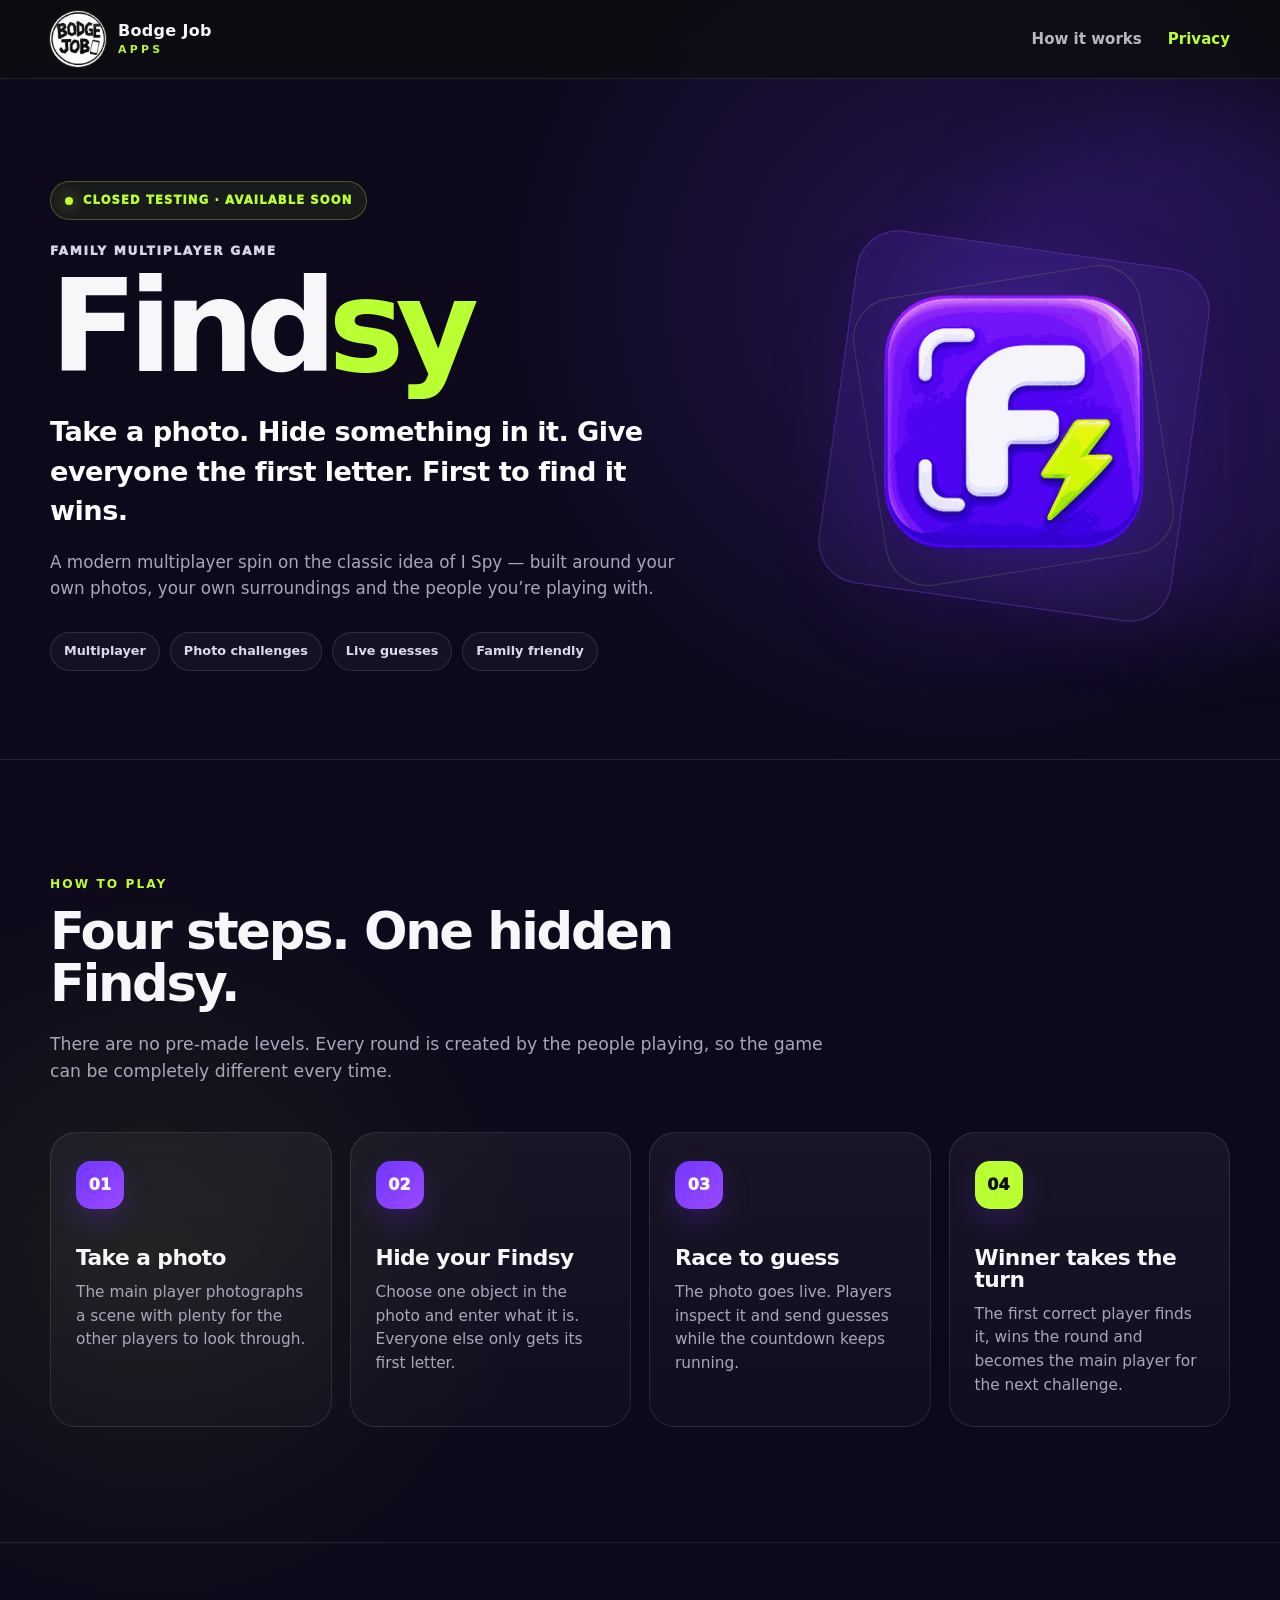
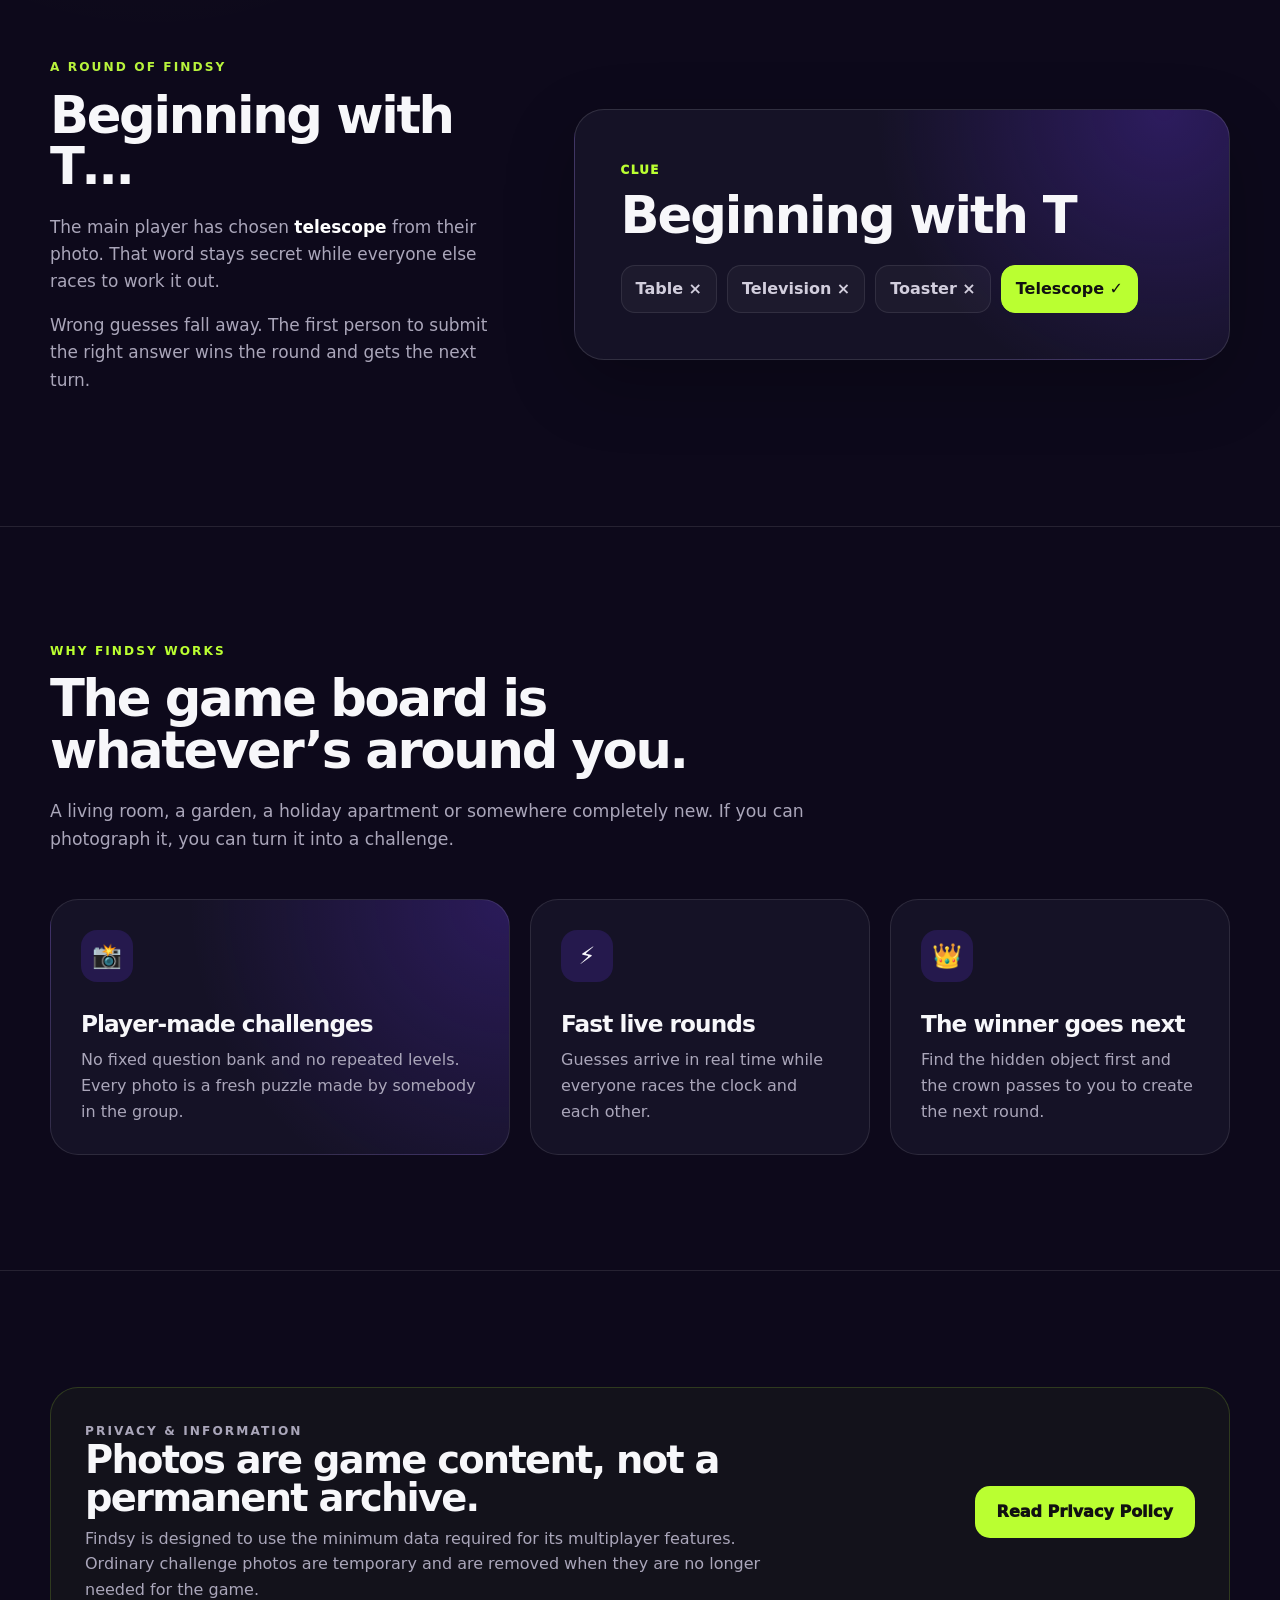
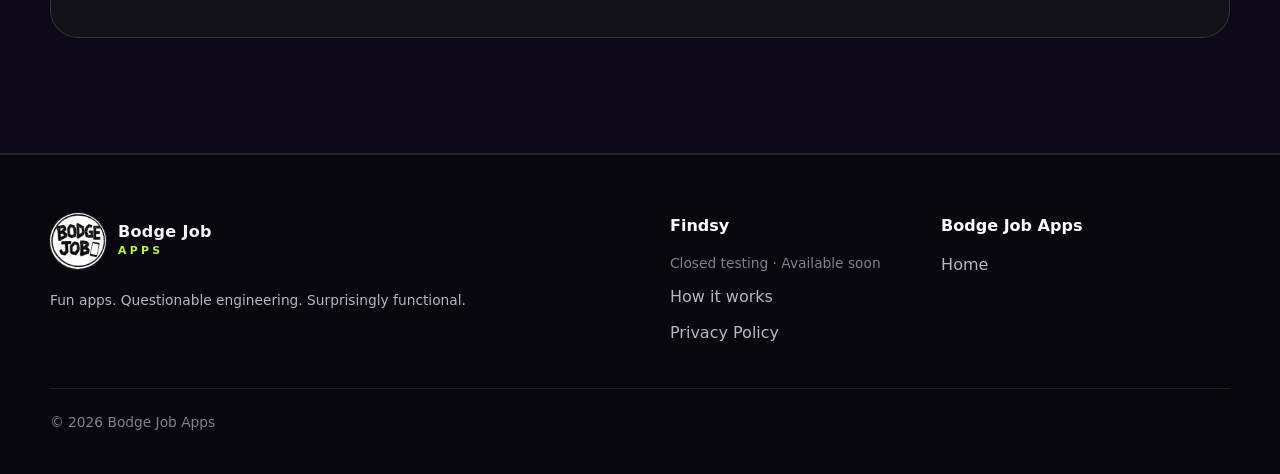
<file: findsy/index.html>
<!DOCTYPE html>
<html lang="en-GB">
<head>
  <meta charset="utf-8">
  <meta name="viewport" content="width=device-width, initial-scale=1">
  <meta name="theme-color" content="#100b22">
  <meta name="description" content="Findsy by Bodge Job Apps — a family multiplayer photo game inspired by I Spy. Currently in closed testing and available soon.">
  <title>Findsy | Bodge Job Apps</title>

  <link rel="icon" type="image/png" href="../assets/findsy-logo.png">
  <link rel="stylesheet" href="../styles.css">

  <style>
    :root {
      --findsy-bg: #0d091b;
      --findsy-panel: #151226;
      --findsy-purple: #7037ff;
      --findsy-purple-2: #9c49ff;
      --findsy-lime: #baff31;
      --findsy-soft: #aaa6ba;
    }

    body {
      background:
        radial-gradient(circle at 75% 8%, rgba(112,55,255,.22), transparent 30rem),
        radial-gradient(circle at 12% 34%, rgba(186,255,49,.07), transparent 24rem),
        var(--findsy-bg);
    }

    .findsy-header .main-nav a:last-child { color: var(--findsy-lime); }

    .findsy-hero {
      position: relative;
      overflow: hidden;
      padding: clamp(64px, 8vw, 118px) 0 88px;
      border-bottom: 1px solid var(--line);
    }

    .findsy-hero::after {
      content: "";
      position: absolute;
      width: 520px;
      height: 520px;
      right: -180px;
      top: 25px;
      border-radius: 50%;
      background: rgba(112,55,255,.14);
      filter: blur(45px);
      pointer-events: none;
    }

    .findsy-hero-grid {
      position: relative;
      z-index: 1;
      display: grid;
      grid-template-columns: minmax(0, 1.08fr) minmax(300px, .72fr);
      gap: clamp(48px, 8vw, 100px);
      align-items: center;
    }

    .status-pill {
      display: inline-flex;
      align-items: center;
      gap: 10px;
      margin-bottom: 22px;
      padding: 9px 14px;
      border: 1px solid rgba(186,255,49,.28);
      border-radius: 999px;
      color: var(--findsy-lime);
      background: rgba(186,255,49,.07);
      text-transform: uppercase;
      letter-spacing: .1em;
      font-size: .72rem;
      font-weight: 950;
    }

    .status-pill::before {
      content: "";
      width: 8px;
      height: 8px;
      border-radius: 50%;
      background: var(--findsy-lime);
      box-shadow: 0 0 16px rgba(186,255,49,.65);
    }

    .findsy-kicker {
      margin-bottom: 14px;
      color: #d9d4e9;
      text-transform: uppercase;
      letter-spacing: .14em;
      font-size: .76rem;
      font-weight: 950;
    }

    .findsy-title {
      margin: 0;
      font-size: clamp(4.2rem, 10vw, 8.5rem);
      line-height: .82;
      letter-spacing: -.07em;
    }

    .findsy-title span { color: var(--findsy-lime); }

    .findsy-lead {
      max-width: 720px;
      margin: 32px 0 0;
      color: #fff;
      font-size: clamp(1.28rem, 2.2vw, 1.7rem);
      line-height: 1.45;
      font-weight: 780;
      letter-spacing: -.02em;
    }

    .findsy-summary {
      max-width: 670px;
      margin: 18px 0 0;
      color: var(--findsy-soft);
      font-size: 1.05rem;
    }

    .findsy-tags {
      display: flex;
      gap: 10px;
      flex-wrap: wrap;
      margin-top: 30px;
    }

    .findsy-tags span {
      padding: 8px 13px;
      border: 1px solid rgba(255,255,255,.11);
      border-radius: 999px;
      color: #ddd9e9;
      background: rgba(255,255,255,.035);
      font-size: .8rem;
      font-weight: 800;
    }

    .findsy-logo-stage {
      position: relative;
      display: grid;
      place-items: center;
      min-height: 410px;
    }

    .findsy-logo-stage::before,
    .findsy-logo-stage::after {
      content: "";
      position: absolute;
      border-radius: 42px;
    }

    .findsy-logo-stage::before {
      width: 82%;
      aspect-ratio: 1;
      transform: rotate(8deg);
      border: 1px solid rgba(156,73,255,.35);
      background: linear-gradient(145deg, rgba(112,55,255,.16), rgba(255,255,255,.025));
    }

    .findsy-logo-stage::after {
      width: 67%;
      aspect-ratio: 1;
      transform: rotate(-9deg);
      border: 1px solid rgba(186,255,49,.18);
    }

    .findsy-logo-stage img {
      position: relative;
      z-index: 2;
      width: min(72%, 315px);
      filter: drop-shadow(0 30px 55px rgba(70,27,180,.45));
    }

    .findsy-section {
      padding: clamp(76px, 9vw, 118px) 0;
      border-bottom: 1px solid var(--line);
    }

    .findsy-section-heading {
      max-width: 780px;
      margin-bottom: 46px;
    }

    .findsy-section-heading .eyebrow { color: var(--findsy-lime); }

    .findsy-section-heading p:last-child {
      margin: 0;
      color: var(--findsy-soft);
      font-size: 1.08rem;
    }

    .steps-grid {
      display: grid;
      grid-template-columns: repeat(4, 1fr);
      gap: 18px;
    }

    .step-card {
      min-height: 270px;
      padding: 28px 25px;
      border: 1px solid rgba(255,255,255,.10);
      border-radius: 26px;
      background: linear-gradient(180deg, rgba(255,255,255,.052), rgba(255,255,255,.02));
    }

    .step-number {
      display: grid;
      place-items: center;
      width: 48px;
      height: 48px;
      margin-bottom: 38px;
      border-radius: 15px;
      background: linear-gradient(135deg, var(--findsy-purple), var(--findsy-purple-2));
      font-size: 1rem;
      font-weight: 950;
      box-shadow: 0 12px 28px rgba(112,55,255,.22);
    }

    .step-card:nth-child(4) .step-number {
      color: #101010;
      background: var(--findsy-lime);
    }

    .step-card h3 {
      margin-bottom: 12px;
      font-size: 1.36rem;
      letter-spacing: -.025em;
    }

    .step-card p {
      margin: 0;
      color: var(--findsy-soft);
      font-size: .96rem;
      line-height: 1.55;
    }

    .example-panel {
      display: grid;
      grid-template-columns: minmax(0, .8fr) minmax(0, 1.2fr);
      gap: clamp(38px, 7vw, 86px);
      align-items: center;
    }

    .example-copy p:not(.eyebrow) {
      color: var(--findsy-soft);
      font-size: 1.06rem;
    }

    .example-copy strong { color: #fff; }

    .example-card {
      padding: clamp(28px, 5vw, 46px);
      border: 1px solid rgba(255,255,255,.12);
      border-radius: 30px;
      background:
        radial-gradient(circle at 90% 0%, rgba(112,55,255,.26), transparent 18rem),
        var(--findsy-panel);
      box-shadow: 0 24px 70px rgba(0,0,0,.24);
    }

    .example-letter {
      color: var(--findsy-lime);
      text-transform: uppercase;
      letter-spacing: .12em;
      font-size: .74rem;
      font-weight: 950;
    }

    .example-card h3 {
      margin: 8px 0 24px;
      font-size: clamp(2rem, 4vw, 3.3rem);
    }

    .guess-chips {
      display: flex;
      flex-wrap: wrap;
      gap: 10px;
    }

    .guess-chips span {
      padding: 10px 14px;
      border: 1px solid rgba(255,255,255,.09);
      border-radius: 14px;
      color: #d2cedd;
      background: rgba(255,255,255,.035);
      font-weight: 850;
    }

    .guess-chips .winner {
      color: #111;
      border-color: var(--findsy-lime);
      background: var(--findsy-lime);
    }

    .features-grid {
      display: grid;
      grid-template-columns: 1.15fr .85fr .85fr;
      gap: 20px;
    }

    .feature-card {
      min-height: 245px;
      padding: 30px;
      border: 1px solid rgba(255,255,255,.1);
      border-radius: 28px;
      background: var(--findsy-panel);
    }

    .feature-card:first-child {
      background:
        radial-gradient(circle at 100% 0%, rgba(112,55,255,.24), transparent 20rem),
        var(--findsy-panel);
    }

    .feature-icon {
      display: grid;
      place-items: center;
      width: 52px;
      height: 52px;
      margin-bottom: 30px;
      border-radius: 16px;
      background: rgba(112,55,255,.18);
      font-size: 1.5rem;
    }

    .feature-card h3 { margin-bottom: 12px; font-size: 1.45rem; }
    .feature-card p { margin: 0; color: var(--findsy-soft); }

    .privacy-strip {
      display: grid;
      grid-template-columns: 1fr auto;
      gap: 28px;
      align-items: center;
      padding: 34px;
      border: 1px solid rgba(186,255,49,.17);
      border-radius: 28px;
      background: rgba(186,255,49,.04);
    }

    .privacy-strip h2 {
      margin-bottom: 8px;
      font-size: clamp(1.65rem, 3vw, 2.5rem);
    }

    .privacy-strip p {
      max-width: 720px;
      margin: 0;
      color: var(--findsy-soft);
    }

    .findsy-button {
      display: inline-flex;
      align-items: center;
      justify-content: center;
      min-height: 52px;
      padding: 0 22px;
      border-radius: 15px;
      color: #111;
      background: var(--findsy-lime);
      text-decoration: none;
      font-weight: 950;
      white-space: nowrap;
    }

    .findsy-footer { background: #08070d; }

    @media (max-width: 960px) {
      .findsy-hero-grid,
      .example-panel { grid-template-columns: 1fr; }
      .findsy-logo-stage { min-height: 320px; }
      .findsy-logo-stage::before { width: min(62%, 340px); }
      .findsy-logo-stage::after { width: min(52%, 285px); }
      .findsy-logo-stage img { width: min(48%, 250px); }
      .steps-grid { grid-template-columns: 1fr 1fr; }
      .features-grid { grid-template-columns: 1fr 1fr; }
      .feature-card:first-child { grid-column: 1 / -1; }
    }

    @media (max-width: 680px) {
      .findsy-header .main-nav a:first-child { display: none; }
      .findsy-hero { padding-top: 52px; }
      .findsy-title { font-size: clamp(4rem, 23vw, 6.4rem); }
      .findsy-lead { font-size: 1.18rem; }
      .findsy-logo-stage { min-height: 260px; }
      .findsy-logo-stage::before { width: min(76%, 300px); }
      .findsy-logo-stage::after { width: min(64%, 255px); }
      .findsy-logo-stage img { width: min(58%, 220px); }
      .steps-grid,
      .features-grid { grid-template-columns: 1fr; }
      .feature-card:first-child { grid-column: auto; }
      .step-card { min-height: 0; }
      .step-number { margin-bottom: 28px; }
      .privacy-strip { grid-template-columns: 1fr; padding: 26px 22px; }
      .findsy-button { width: 100%; }
    }
  </style>
</head>

<body>
  <a class="skip-link" href="#main">Skip to content</a>

  <header class="site-header findsy-header">
    <div class="wrap nav">
      <a class="brand" href="../" aria-label="Bodge Job Apps home">
        <img src="../assets/bodge-job-logo.png" alt="" width="58" height="58">
        <span><strong>Bodge Job</strong><small>APPS</small></span>
      </a>

      <nav class="main-nav" aria-label="Findsy navigation">
        <a href="#how-it-works">How it works</a>
        <a href="privacy-policy/">Privacy</a>
      </nav>
    </div>
  </header>

  <main id="main">
    <section class="findsy-hero">
      <div class="wrap findsy-hero-grid">
        <div>
          <div class="status-pill">Closed testing · Available soon</div>
          <div class="findsy-kicker">Family multiplayer game</div>
          <h1 class="findsy-title">Find<span>sy</span></h1>
          <p class="findsy-lead">Take a photo. Hide something in it. Give everyone the first letter. First to find it wins.</p>
          <p class="findsy-summary">A modern multiplayer spin on the classic idea of I Spy — built around your own photos, your own surroundings and the people you’re playing with.</p>

          <div class="findsy-tags" aria-label="Findsy features">
            <span>Multiplayer</span>
            <span>Photo challenges</span>
            <span>Live guesses</span>
            <span>Family friendly</span>
          </div>
        </div>

        <div class="findsy-logo-stage">
          <img src="../assets/findsy-logo.png" alt="Findsy app icon" width="315" height="315">
        </div>
      </div>
    </section>

    <section class="findsy-section" id="how-it-works">
      <div class="wrap">
        <div class="findsy-section-heading">
          <p class="eyebrow">How to play</p>
          <h2>Four steps. One hidden Findsy.</h2>
          <p>There are no pre-made levels. Every round is created by the people playing, so the game can be completely different every time.</p>
        </div>

        <div class="steps-grid">
          <article class="step-card">
            <div class="step-number">01</div>
            <h3>Take a photo</h3>
            <p>The main player photographs a scene with plenty for the other players to look through.</p>
          </article>

          <article class="step-card">
            <div class="step-number">02</div>
            <h3>Hide your Findsy</h3>
            <p>Choose one object in the photo and enter what it is. Everyone else only gets its first letter.</p>
          </article>

          <article class="step-card">
            <div class="step-number">03</div>
            <h3>Race to guess</h3>
            <p>The photo goes live. Players inspect it and send guesses while the countdown keeps running.</p>
          </article>

          <article class="step-card">
            <div class="step-number">04</div>
            <h3>Winner takes the turn</h3>
            <p>The first correct player finds it, wins the round and becomes the main player for the next challenge.</p>
          </article>
        </div>
      </div>
    </section>

    <section class="findsy-section">
      <div class="wrap example-panel">
        <div class="example-copy">
          <p class="eyebrow">A round of Findsy</p>
          <h2>Beginning with T…</h2>
          <p>The main player has chosen <strong>telescope</strong> from their photo. That word stays secret while everyone else races to work it out.</p>
          <p>Wrong guesses fall away. The first person to submit the right answer wins the round and gets the next turn.</p>
        </div>

        <div class="example-card" aria-label="Example Findsy guesses">
          <span class="example-letter">Clue</span>
          <h3>Beginning with T</h3>
          <div class="guess-chips">
            <span>Table ×</span>
            <span>Television ×</span>
            <span>Toaster ×</span>
            <span class="winner">Telescope ✓</span>
          </div>
        </div>
      </div>
    </section>

    <section class="findsy-section">
      <div class="wrap">
        <div class="findsy-section-heading">
          <p class="eyebrow">Why Findsy works</p>
          <h2>The game board is whatever’s around you.</h2>
          <p>A living room, a garden, a holiday apartment or somewhere completely new. If you can photograph it, you can turn it into a challenge.</p>
        </div>

        <div class="features-grid">
          <article class="feature-card">
            <div class="feature-icon" aria-hidden="true">📸</div>
            <h3>Player-made challenges</h3>
            <p>No fixed question bank and no repeated levels. Every photo is a fresh puzzle made by somebody in the group.</p>
          </article>

          <article class="feature-card">
            <div class="feature-icon" aria-hidden="true">⚡</div>
            <h3>Fast live rounds</h3>
            <p>Guesses arrive in real time while everyone races the clock and each other.</p>
          </article>

          <article class="feature-card">
            <div class="feature-icon" aria-hidden="true">👑</div>
            <h3>The winner goes next</h3>
            <p>Find the hidden object first and the crown passes to you to create the next round.</p>
          </article>
        </div>
      </div>
    </section>

    <section class="findsy-section">
      <div class="wrap">
        <div class="privacy-strip">
          <div>
            <p class="eyebrow">Privacy & information</p>
            <h2>Photos are game content, not a permanent archive.</h2>
            <p>Findsy is designed to use the minimum data required for its multiplayer features. Ordinary challenge photos are temporary and are removed when they are no longer needed for the game.</p>
          </div>
          <a class="findsy-button" href="privacy-policy/">Read Privacy Policy</a>
        </div>
      </div>
    </section>
  </main>

  <footer class="site-footer findsy-footer">
    <div class="wrap footer-inner">
      <div class="footer-brand">
        <a class="brand" href="../" aria-label="Bodge Job Apps home">
          <img src="../assets/bodge-job-logo.png" alt="" width="58" height="58">
          <span><strong>Bodge Job</strong><small>APPS</small></span>
        </a>
        <p class="small">Fun apps. Questionable engineering. Surprisingly functional.</p>
      </div>

      <div class="footer-links">
        <div>
          <strong>Findsy</strong>
          <span class="small">Closed testing · Available soon</span>
          <a href="#how-it-works">How it works</a>
          <a href="privacy-policy/">Privacy Policy</a>
        </div>
        <div>
          <strong>Bodge Job Apps</strong>
          <a href="../">Home</a>
        </div>
      </div>
    </div>

    <div class="wrap footer-bottom">
      <p class="small">© 2026 Bodge Job Apps</p>
    </div>
  </footer>
</body>
</html>
</file>
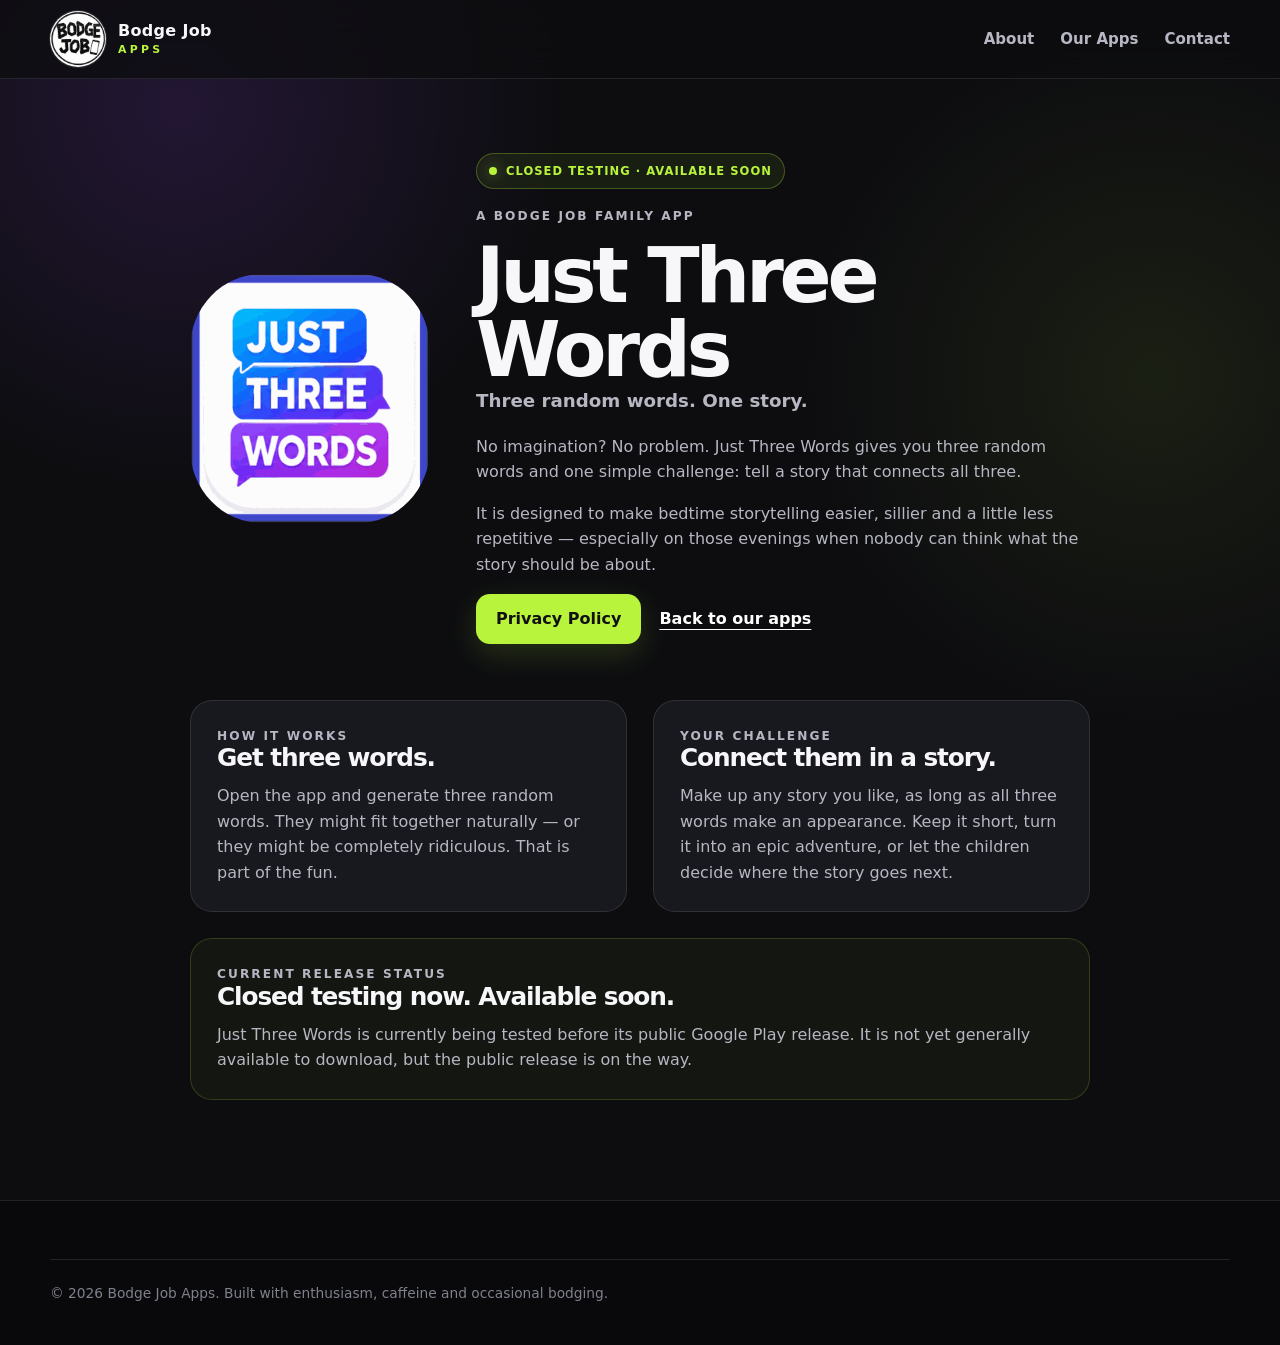
<file: just-three-words/index.html>
<!DOCTYPE html>
<html lang="en-GB">
<head>
  <meta charset="utf-8">
  <meta name="viewport" content="width=device-width, initial-scale=1">
  <meta name="theme-color" content="#111114">
  <meta name="description" content="Just Three Words by Bodge Job Apps — a simple family storytelling app for bedtime and beyond. Currently in closed testing and available soon.">
  <title>Just Three Words | Bodge Job Apps</title>
  <link rel="icon" type="image/png" href="../assets/just-three-words-logo.png">
  <link rel="stylesheet" href="../styles.css">

  <style>
    .testing-pill {
      display:inline-flex;
      align-items:center;
      gap:9px;
      margin-bottom:18px;
      padding:8px 12px;
      border-radius:999px;
      border:1px solid rgba(184,244,60,.28);
      background:rgba(184,244,60,.07);
      color:var(--lime);
      text-transform:uppercase;
      letter-spacing:.09em;
      font-size:.72rem;
      font-weight:900;
    }
    .testing-pill::before {
      content:"";
      width:8px;
      height:8px;
      border-radius:50%;
      background:var(--lime);
      box-shadow:0 0 14px rgba(184,244,60,.55);
    }
    .status-card {
      grid-column:1 / -1;
      border-color:rgba(184,244,60,.18);
      background:rgba(184,244,60,.04);
    }
    .status-card strong { color:var(--lime); }
  </style>
</head>
<body>
  <header class="site-header">
    <div class="wrap nav">
      <a class="brand" href="../" aria-label="Bodge Job Apps home">
        <img src="../assets/bodge-job-logo.png" alt="" width="58" height="58">
        <span><strong>Bodge Job</strong><small>APPS</small></span>
      </a>
      <nav class="main-nav" aria-label="Main navigation">
        <a href="../#about">About</a>
        <a href="../#apps">Our Apps</a>
        <a href="../#contact">Contact</a>
      </nav>
    </div>
  </header>

  <main class="app-page">
    <div class="wrap app-page-shell">
      <section class="app-page-hero">
        <img src="../assets/just-three-words-logo.png" alt="Just Three Words app icon">
        <div>
          <div class="testing-pill">Closed testing · Available soon</div>
          <p class="eyebrow">A Bodge Job family app</p>
          <h1>Just Three Words</h1>
          <p class="app-tagline">Three random words. One story.</p>
          <p>
            No imagination? No problem. Just Three Words gives you three random words and one simple challenge:
            tell a story that connects all three.
          </p>
          <p>
            It is designed to make bedtime storytelling easier, sillier and a little less repetitive —
            especially on those evenings when nobody can think what the story should be about.
          </p>
          <div class="hero-actions">
            <a class="button" href="privacy-policy/">Privacy Policy</a>
            <a class="text-link" href="../#apps">Back to our apps</a>
          </div>
        </div>
      </section>

      <section class="app-page-copy">
        <article class="info-card">
          <p class="eyebrow">How it works</p>
          <h2>Get three words.</h2>
          <p>
            Open the app and generate three random words. They might fit together naturally — or they might be
            completely ridiculous. That is part of the fun.
          </p>
        </article>

        <article class="info-card">
          <p class="eyebrow">Your challenge</p>
          <h2>Connect them in a story.</h2>
          <p>
            Make up any story you like, as long as all three words make an appearance. Keep it short, turn it into
            an epic adventure, or let the children decide where the story goes next.
          </p>
        </article>

        <article class="info-card status-card">
          <p class="eyebrow">Current release status</p>
          <h2>Closed testing now. Available soon.</h2>
          <p>
            Just Three Words is currently being tested before its public Google Play release. It is not yet generally
            available to download, but the public release is on the way.
          </p>
        </article>
      </section>
    </div>
  </main>

  <footer class="site-footer">
    <div class="wrap footer-bottom" style="margin-top:0">
      <p class="small">© 2026 Bodge Job Apps. Built with enthusiasm, caffeine and occasional bodging.</p>
    </div>
  </footer>
</body>
</html>
</file>
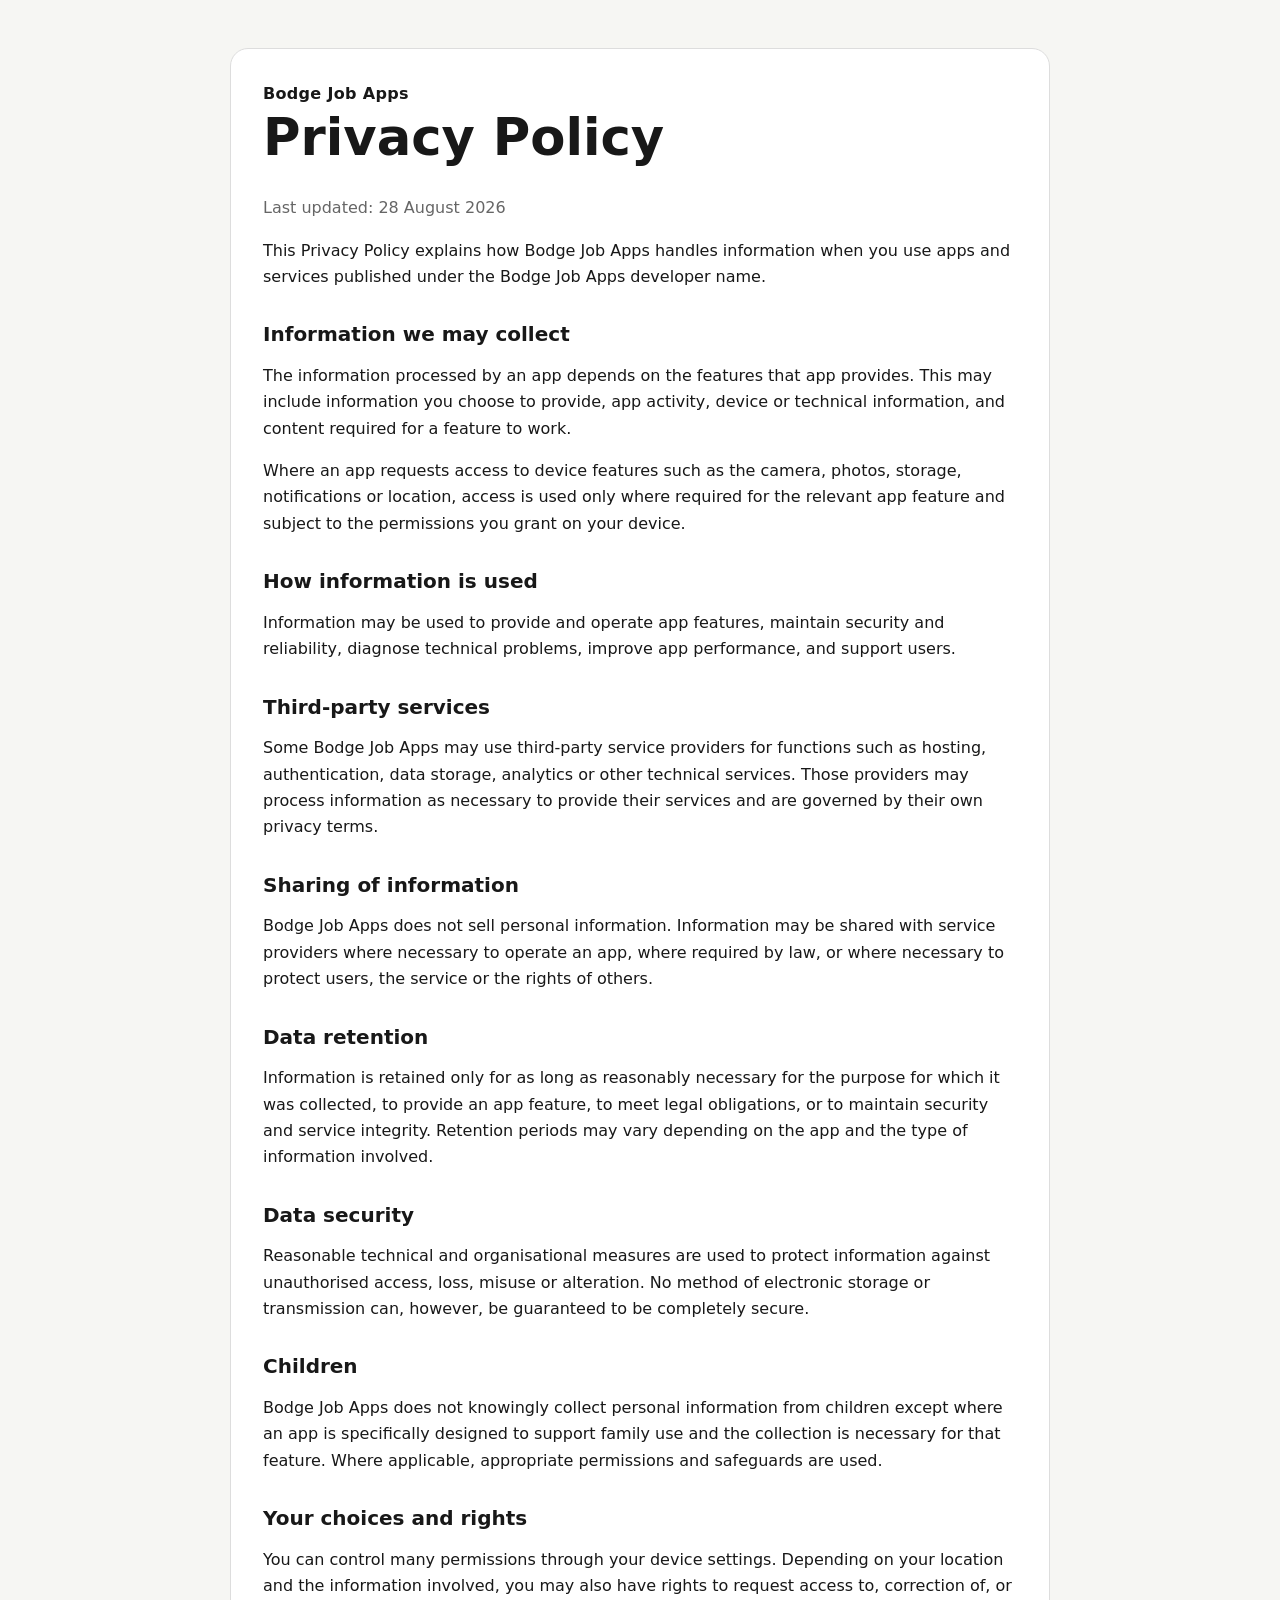
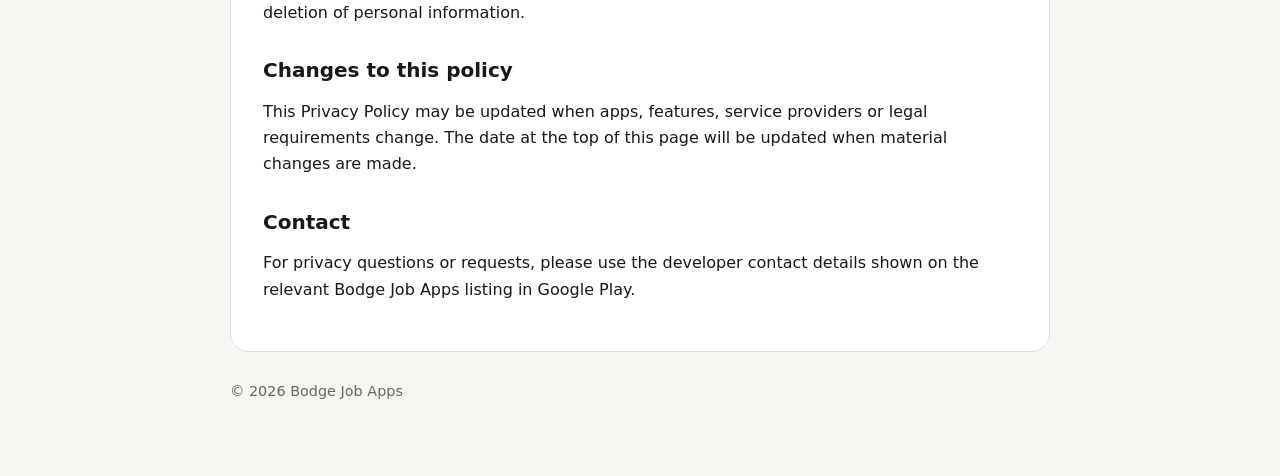
<file: privacy-policy/index.html>
<!DOCTYPE html>
<html lang="en">
<head>
  <meta charset="UTF-8">
  <meta name="viewport" content="width=device-width, initial-scale=1.0">
  <meta name="description" content="Privacy Policy for apps published by Bodge Job Apps.">
  <title>Privacy Policy | Bodge Job Apps</title>
  <style>
    :root {
      color-scheme: light dark;
      --bg: #f6f6f3;
      --card: #ffffff;
      --text: #181818;
      --muted: #666666;
      --accent: #111111;
      --border: #dddddd;
    }
    @media (prefers-color-scheme: dark) {
      :root {
        --bg: #111111;
        --card: #1a1a1a;
        --text: #f2f2f2;
        --muted: #b7b7b7;
        --accent: #ffffff;
        --border: #333333;
      }
    }
    * { box-sizing: border-box; }
    body {
      margin: 0;
      font-family: system-ui, -apple-system, BlinkMacSystemFont, "Segoe UI", sans-serif;
      line-height: 1.65;
      background: var(--bg);
      color: var(--text);
    }
    main {
      max-width: 860px;
      margin: 0 auto;
      padding: 48px 20px 72px;
    }
    .card {
      background: var(--card);
      border: 1px solid var(--border);
      border-radius: 18px;
      padding: 32px;
    }
    h1, h2 { line-height: 1.2; }
    h1 { margin-top: 0; font-size: clamp(2rem, 6vw, 3.2rem); }
    h2 { margin-top: 2rem; font-size: 1.25rem; }
    p, li { font-size: 1rem; }
    .brand { font-weight: 800; letter-spacing: 0.02em; }
    .updated { color: var(--muted); margin-top: -0.5rem; }
    a { color: inherit; }
    footer { color: var(--muted); margin-top: 28px; font-size: 0.9rem; }
  </style>
</head>
<body>
  <main>
    <div class="card">
      <div class="brand">Bodge Job Apps</div>
      <h1>Privacy Policy</h1>
      <p class="updated">Last updated: 28 August 2026</p>

      <p>This Privacy Policy explains how Bodge Job Apps handles information when you use apps and services published under the Bodge Job Apps developer name.</p>

      <h2>Information we may collect</h2>
      <p>The information processed by an app depends on the features that app provides. This may include information you choose to provide, app activity, device or technical information, and content required for a feature to work.</p>

      <p>Where an app requests access to device features such as the camera, photos, storage, notifications or location, access is used only where required for the relevant app feature and subject to the permissions you grant on your device.</p>

      <h2>How information is used</h2>
      <p>Information may be used to provide and operate app features, maintain security and reliability, diagnose technical problems, improve app performance, and support users.</p>

      <h2>Third-party services</h2>
      <p>Some Bodge Job Apps may use third-party service providers for functions such as hosting, authentication, data storage, analytics or other technical services. Those providers may process information as necessary to provide their services and are governed by their own privacy terms.</p>

      <h2>Sharing of information</h2>
      <p>Bodge Job Apps does not sell personal information. Information may be shared with service providers where necessary to operate an app, where required by law, or where necessary to protect users, the service or the rights of others.</p>

      <h2>Data retention</h2>
      <p>Information is retained only for as long as reasonably necessary for the purpose for which it was collected, to provide an app feature, to meet legal obligations, or to maintain security and service integrity. Retention periods may vary depending on the app and the type of information involved.</p>

      <h2>Data security</h2>
      <p>Reasonable technical and organisational measures are used to protect information against unauthorised access, loss, misuse or alteration. No method of electronic storage or transmission can, however, be guaranteed to be completely secure.</p>

      <h2>Children</h2>
      <p>Bodge Job Apps does not knowingly collect personal information from children except where an app is specifically designed to support family use and the collection is necessary for that feature. Where applicable, appropriate permissions and safeguards are used.</p>

      <h2>Your choices and rights</h2>
      <p>You can control many permissions through your device settings. Depending on your location and the information involved, you may also have rights to request access to, correction of, or deletion of personal information.</p>

      <h2>Changes to this policy</h2>
      <p>This Privacy Policy may be updated when apps, features, service providers or legal requirements change. The date at the top of this page will be updated when material changes are made.</p>

      <h2>Contact</h2>
      <p>For privacy questions or requests, please use the developer contact details shown on the relevant Bodge Job Apps listing in Google Play.</p>
    </div>

    <footer>
      &copy; 2026 Bodge Job Apps
    </footer>
  </main>
</body>
</html>
</file>
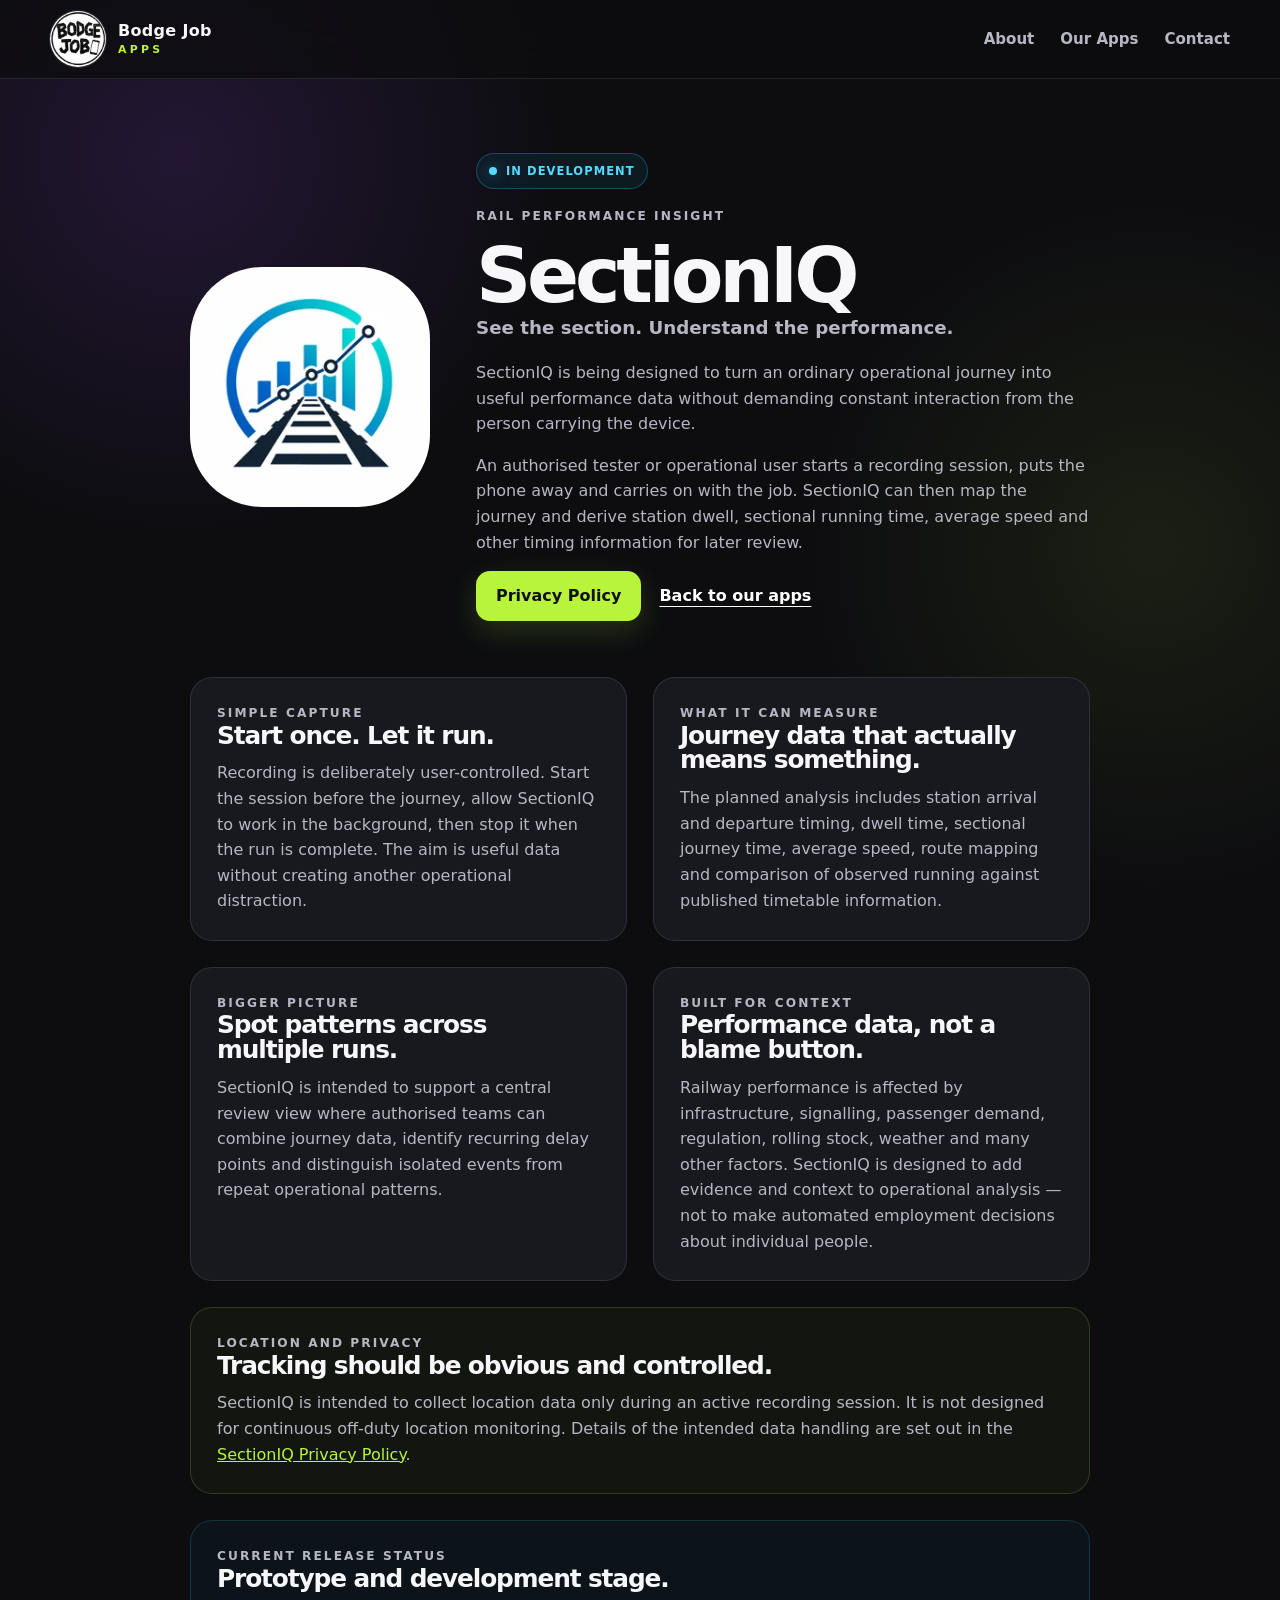
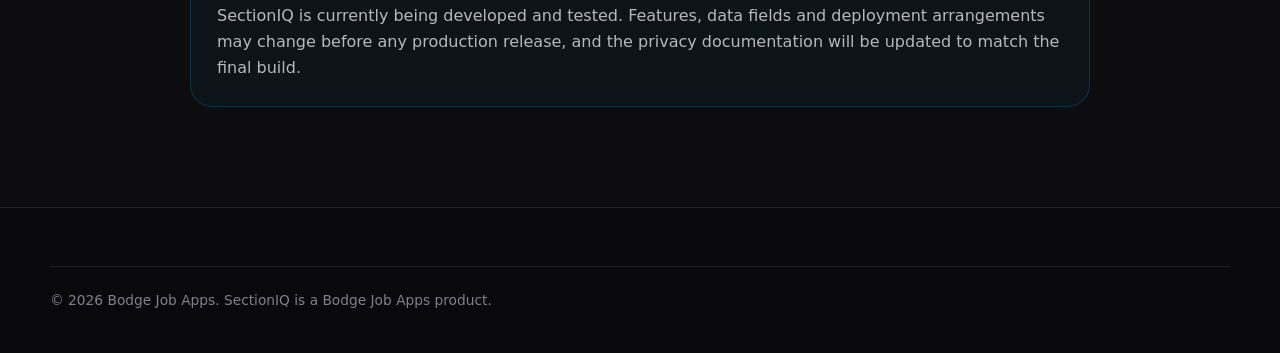
<file: sectioniq/index.html>
<!DOCTYPE html>
<html lang="en-GB">
<head>
  <meta charset="utf-8">
  <meta name="viewport" content="width=device-width, initial-scale=1">
  <meta name="theme-color" content="#111114">
  <meta name="description" content="SectionIQ by Bodge Job Apps — a rail performance insight app designed to capture journey, dwell and sectional running data with minimal distraction for operational users.">
  <title>SectionIQ | Bodge Job Apps</title>
  <link rel="icon" type="image/webp" href="../assets/sectioniq-logo.webp">
  <link rel="stylesheet" href="../styles.css">

  <style>
    .testing-pill {
      display:inline-flex;
      align-items:center;
      gap:9px;
      margin-bottom:18px;
      padding:8px 12px;
      border-radius:999px;
      border:1px solid rgba(25,191,255,.30);
      background:rgba(25,191,255,.07);
      color:#58d8ff;
      text-transform:uppercase;
      letter-spacing:.09em;
      font-size:.72rem;
      font-weight:900;
    }
    .testing-pill::before {
      content:"";
      width:8px;
      height:8px;
      border-radius:50%;
      background:#58d8ff;
      box-shadow:0 0 14px rgba(25,191,255,.55);
    }
    .status-card {
      grid-column:1 / -1;
      border-color:rgba(25,191,255,.18);
      background:rgba(25,191,255,.04);
    }
    .status-card strong { color:#58d8ff; }
    .data-note {
      grid-column:1 / -1;
      border-color:rgba(184,244,60,.18);
      background:rgba(184,244,60,.035);
    }
    .data-note a { color:var(--lime); }
  </style>
</head>
<body>
  <header class="site-header">
    <div class="wrap nav">
      <a class="brand" href="../" aria-label="Bodge Job Apps home">
        <img src="../assets/bodge-job-logo.png" alt="" width="58" height="58">
        <span><strong>Bodge Job</strong><small>APPS</small></span>
      </a>
      <nav class="main-nav" aria-label="Main navigation">
        <a href="../#about">About</a>
        <a href="../#apps">Our Apps</a>
        <a href="../#contact">Contact</a>
      </nav>
    </div>
  </header>

  <main class="app-page">
    <div class="wrap app-page-shell">
      <section class="app-page-hero">
        <img src="../assets/sectioniq-logo.webp" alt="SectionIQ app icon">
        <div>
          <div class="testing-pill">In development</div>
          <p class="eyebrow">Rail performance insight</p>
          <h1>SectionIQ</h1>
          <p class="app-tagline">See the section. Understand the performance.</p>
          <p>
            SectionIQ is being designed to turn an ordinary operational journey into useful performance data without
            demanding constant interaction from the person carrying the device.
          </p>
          <p>
            An authorised tester or operational user starts a recording session, puts the phone away and carries on
            with the job. SectionIQ can then map the journey and derive station dwell, sectional running time, average
            speed and other timing information for later review.
          </p>
          <div class="hero-actions">
            <a class="button" href="privacy-policy/">Privacy Policy</a>
            <a class="text-link" href="../#apps">Back to our apps</a>
          </div>
        </div>
      </section>

      <section class="app-page-copy">
        <article class="info-card">
          <p class="eyebrow">Simple capture</p>
          <h2>Start once. Let it run.</h2>
          <p>
            Recording is deliberately user-controlled. Start the session before the journey, allow SectionIQ to work
            in the background, then stop it when the run is complete. The aim is useful data without creating another
            operational distraction.
          </p>
        </article>

        <article class="info-card">
          <p class="eyebrow">What it can measure</p>
          <h2>Journey data that actually means something.</h2>
          <p>
            The planned analysis includes station arrival and departure timing, dwell time, sectional journey time,
            average speed, route mapping and comparison of observed running against published timetable information.
          </p>
        </article>

        <article class="info-card">
          <p class="eyebrow">Bigger picture</p>
          <h2>Spot patterns across multiple runs.</h2>
          <p>
            SectionIQ is intended to support a central review view where authorised teams can combine journey data,
            identify recurring delay points and distinguish isolated events from repeat operational patterns.
          </p>
        </article>

        <article class="info-card">
          <p class="eyebrow">Built for context</p>
          <h2>Performance data, not a blame button.</h2>
          <p>
            Railway performance is affected by infrastructure, signalling, passenger demand, regulation, rolling stock,
            weather and many other factors. SectionIQ is designed to add evidence and context to operational analysis —
            not to make automated employment decisions about individual people.
          </p>
        </article>

        <article class="info-card data-note">
          <p class="eyebrow">Location and privacy</p>
          <h2>Tracking should be obvious and controlled.</h2>
          <p>
            SectionIQ is intended to collect location data only during an active recording session. It is not designed
            for continuous off-duty location monitoring. Details of the intended data handling are set out in the
            <a href="privacy-policy/">SectionIQ Privacy Policy</a>.
          </p>
        </article>

        <article class="info-card status-card">
          <p class="eyebrow">Current release status</p>
          <h2>Prototype and development stage.</h2>
          <p>
            SectionIQ is currently being developed and tested. Features, data fields and deployment arrangements may
            change before any production release, and the privacy documentation will be updated to match the final build.
          </p>
        </article>
      </section>
    </div>
  </main>

  <footer class="site-footer">
    <div class="wrap footer-bottom" style="margin-top:0">
      <p class="small">© 2026 Bodge Job Apps. SectionIQ is a Bodge Job Apps product.</p>
    </div>
  </footer>
</body>
</html>
</file>
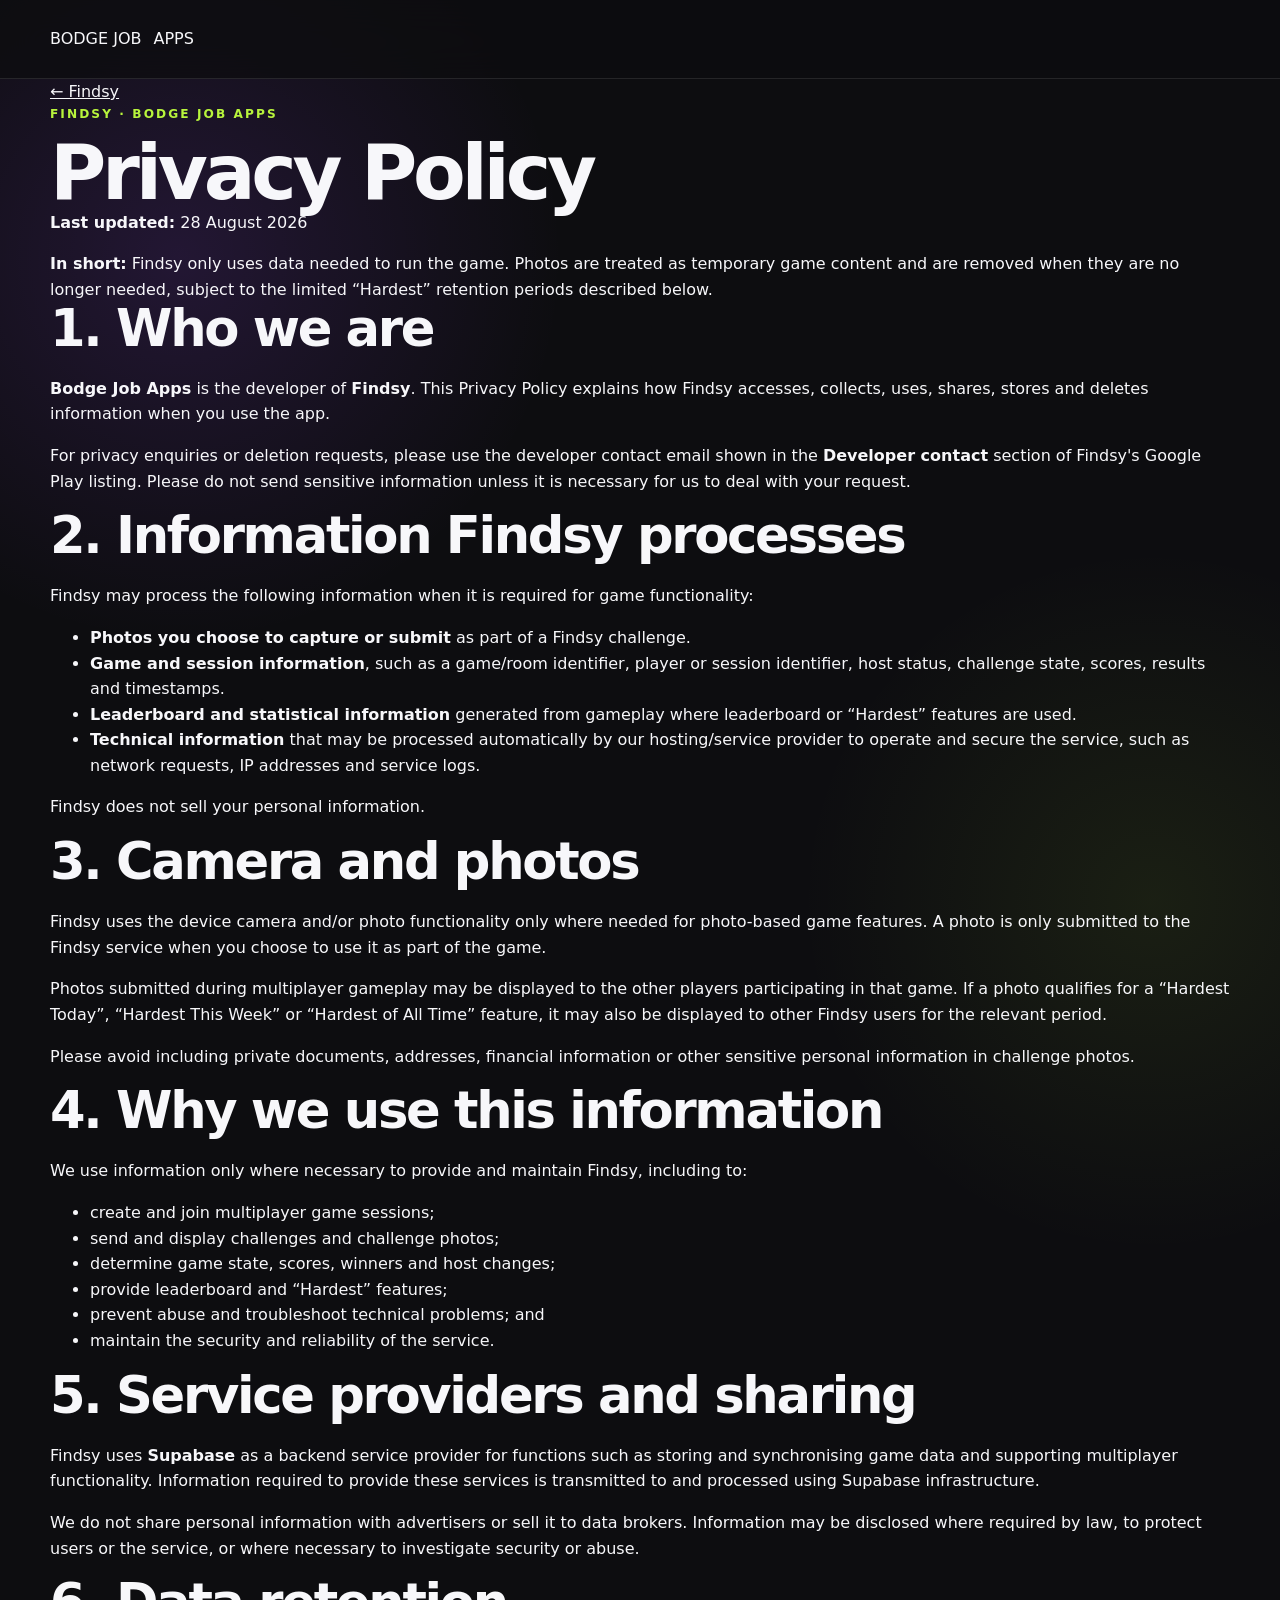
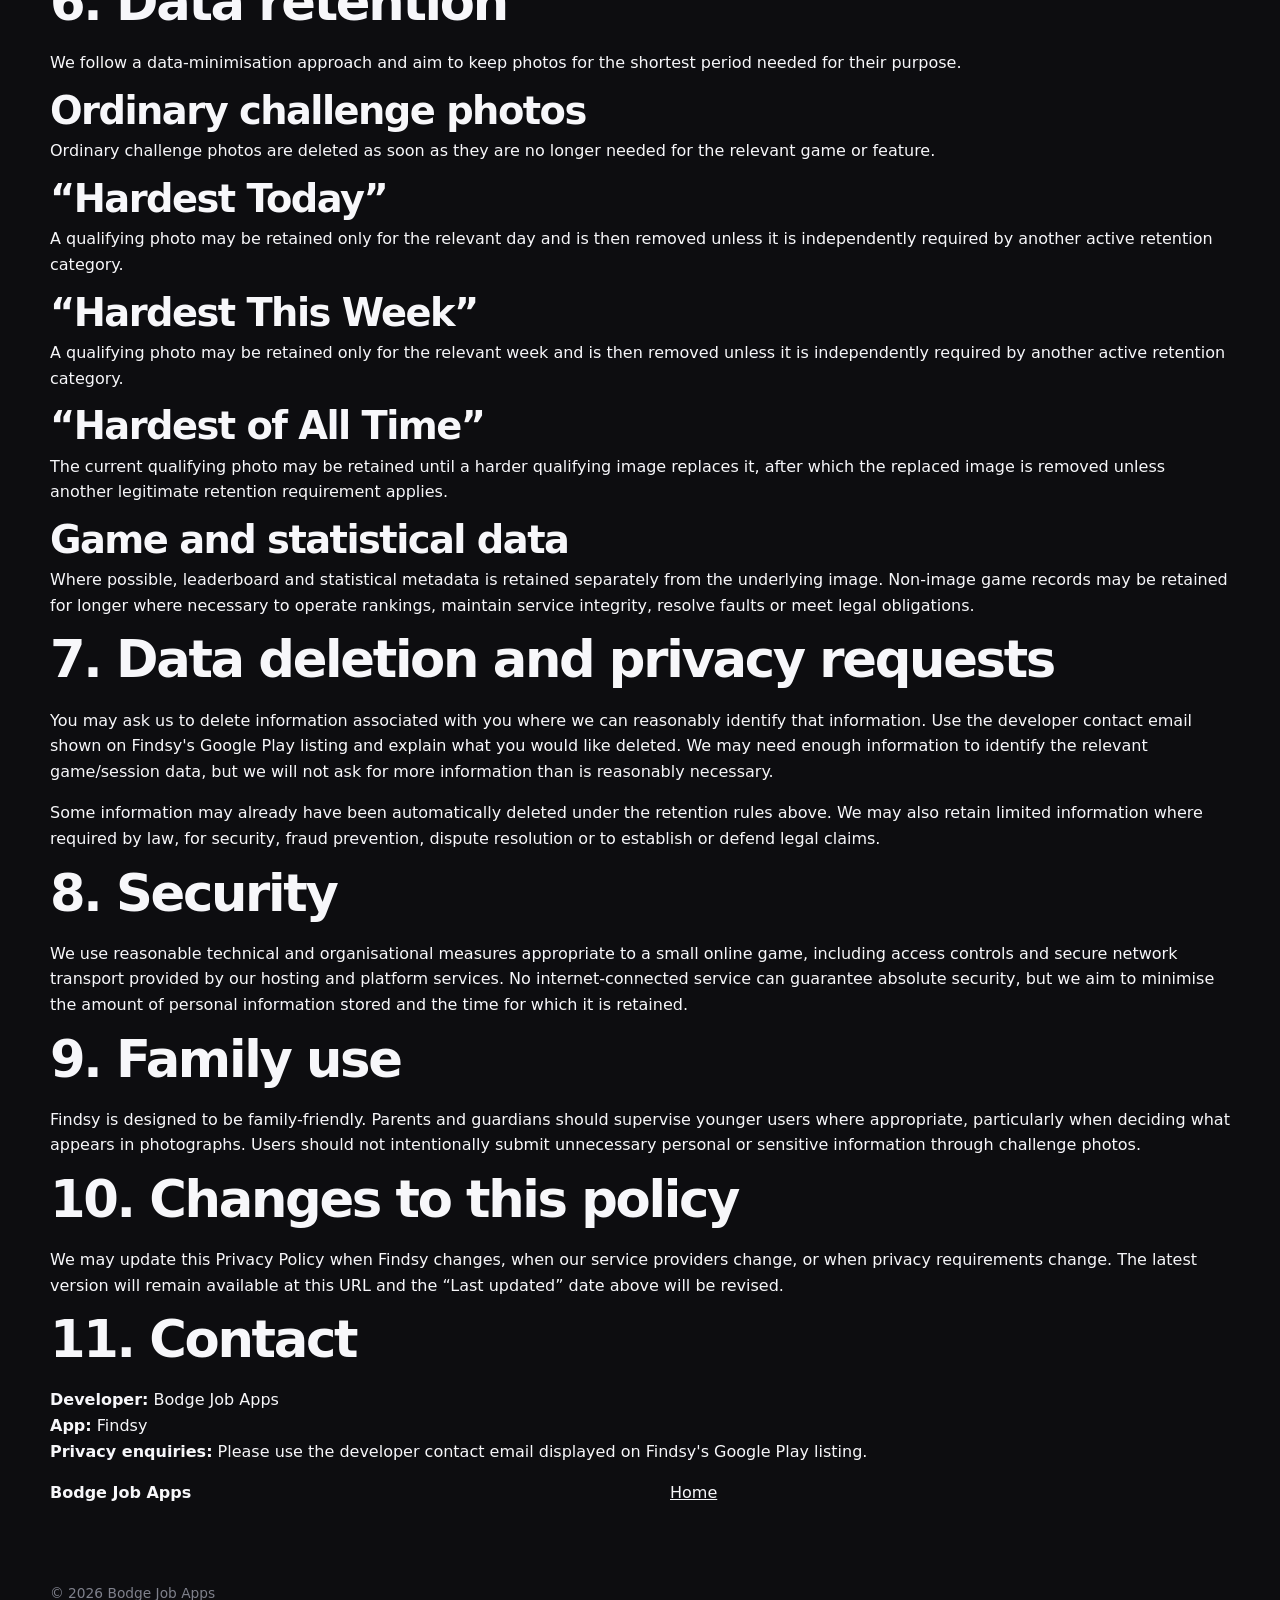
<file: findsy/privacy-policy/index.html>
<!DOCTYPE html>
<html lang="en-GB">
<head>
  <meta charset="utf-8">
  <meta name="viewport" content="width=device-width, initial-scale=1">
  <meta name="description" content="Privacy Policy for Findsy by Bodge Job Apps.">
  <title>Findsy Privacy Policy | Bodge Job Apps</title>
  <link rel="stylesheet" href="../../styles.css">
</head>
<body class="policy-page">
  <header class="site-header">
    <div class="wrap nav">
      <a class="brand" href="../../" aria-label="Bodge Job Apps home">
        <span class="tape">BODGE JOB</span>
        <span class="brand-sub">APPS</span>
      </a>
    </div>
  </header>

  <main class="wrap">
    <a class="back-link" href="../">← Findsy</a>

    <article class="policy">
      <p class="eyebrow">Findsy · Bodge Job Apps</p>
      <h1>Privacy Policy</h1>
      <p><strong>Last updated:</strong> 28 August 2026</p>

      <div class="notice">
        <strong>In short:</strong> Findsy only uses data needed to run the game. Photos are treated as temporary game content and are removed when they are no longer needed, subject to the limited “Hardest” retention periods described below.
      </div>

      <h2>1. Who we are</h2>
      <p><strong>Bodge Job Apps</strong> is the developer of <strong>Findsy</strong>. This Privacy Policy explains how Findsy accesses, collects, uses, shares, stores and deletes information when you use the app.</p>
      <p>For privacy enquiries or deletion requests, please use the developer contact email shown in the <strong>Developer contact</strong> section of Findsy's Google Play listing. Please do not send sensitive information unless it is necessary for us to deal with your request.</p>

      <h2>2. Information Findsy processes</h2>
      <p>Findsy may process the following information when it is required for game functionality:</p>
      <ul>
        <li><strong>Photos you choose to capture or submit</strong> as part of a Findsy challenge.</li>
        <li><strong>Game and session information</strong>, such as a game/room identifier, player or session identifier, host status, challenge state, scores, results and timestamps.</li>
        <li><strong>Leaderboard and statistical information</strong> generated from gameplay where leaderboard or “Hardest” features are used.</li>
        <li><strong>Technical information</strong> that may be processed automatically by our hosting/service provider to operate and secure the service, such as network requests, IP addresses and service logs.</li>
      </ul>
      <p>Findsy does not sell your personal information.</p>

      <h2>3. Camera and photos</h2>
      <p>Findsy uses the device camera and/or photo functionality only where needed for photo-based game features. A photo is only submitted to the Findsy service when you choose to use it as part of the game.</p>
      <p>Photos submitted during multiplayer gameplay may be displayed to the other players participating in that game. If a photo qualifies for a “Hardest Today”, “Hardest This Week” or “Hardest of All Time” feature, it may also be displayed to other Findsy users for the relevant period.</p>
      <p>Please avoid including private documents, addresses, financial information or other sensitive personal information in challenge photos.</p>

      <h2>4. Why we use this information</h2>
      <p>We use information only where necessary to provide and maintain Findsy, including to:</p>
      <ul>
        <li>create and join multiplayer game sessions;</li>
        <li>send and display challenges and challenge photos;</li>
        <li>determine game state, scores, winners and host changes;</li>
        <li>provide leaderboard and “Hardest” features;</li>
        <li>prevent abuse and troubleshoot technical problems; and</li>
        <li>maintain the security and reliability of the service.</li>
      </ul>

      <h2>5. Service providers and sharing</h2>
      <p>Findsy uses <strong>Supabase</strong> as a backend service provider for functions such as storing and synchronising game data and supporting multiplayer functionality. Information required to provide these services is transmitted to and processed using Supabase infrastructure.</p>
      <p>We do not share personal information with advertisers or sell it to data brokers. Information may be disclosed where required by law, to protect users or the service, or where necessary to investigate security or abuse.</p>

      <h2>6. Data retention</h2>
      <p>We follow a data-minimisation approach and aim to keep photos for the shortest period needed for their purpose.</p>

      <h3>Ordinary challenge photos</h3>
      <p>Ordinary challenge photos are deleted as soon as they are no longer needed for the relevant game or feature.</p>

      <h3>“Hardest Today”</h3>
      <p>A qualifying photo may be retained only for the relevant day and is then removed unless it is independently required by another active retention category.</p>

      <h3>“Hardest This Week”</h3>
      <p>A qualifying photo may be retained only for the relevant week and is then removed unless it is independently required by another active retention category.</p>

      <h3>“Hardest of All Time”</h3>
      <p>The current qualifying photo may be retained until a harder qualifying image replaces it, after which the replaced image is removed unless another legitimate retention requirement applies.</p>

      <h3>Game and statistical data</h3>
      <p>Where possible, leaderboard and statistical metadata is retained separately from the underlying image. Non-image game records may be retained for longer where necessary to operate rankings, maintain service integrity, resolve faults or meet legal obligations.</p>

      <h2>7. Data deletion and privacy requests</h2>
      <p>You may ask us to delete information associated with you where we can reasonably identify that information. Use the developer contact email shown on Findsy's Google Play listing and explain what you would like deleted. We may need enough information to identify the relevant game/session data, but we will not ask for more information than is reasonably necessary.</p>
      <p>Some information may already have been automatically deleted under the retention rules above. We may also retain limited information where required by law, for security, fraud prevention, dispute resolution or to establish or defend legal claims.</p>

      <h2>8. Security</h2>
      <p>We use reasonable technical and organisational measures appropriate to a small online game, including access controls and secure network transport provided by our hosting and platform services. No internet-connected service can guarantee absolute security, but we aim to minimise the amount of personal information stored and the time for which it is retained.</p>

      <h2>9. Family use</h2>
      <p>Findsy is designed to be family-friendly. Parents and guardians should supervise younger users where appropriate, particularly when deciding what appears in photographs. Users should not intentionally submit unnecessary personal or sensitive information through challenge photos.</p>

      <h2>10. Changes to this policy</h2>
      <p>We may update this Privacy Policy when Findsy changes, when our service providers change, or when privacy requirements change. The latest version will remain available at this URL and the “Last updated” date above will be revised.</p>

      <h2>11. Contact</h2>
      <p><strong>Developer:</strong> Bodge Job Apps<br>
      <strong>App:</strong> Findsy<br>
      <strong>Privacy enquiries:</strong> Please use the developer contact email displayed on Findsy's Google Play listing.</p>
    </article>
  </main>

  <footer>
    <div class="wrap footer-inner">
      <p><strong>Bodge Job Apps</strong></p>
      <p><a href="../../">Home</a></p>
      <p class="small">© 2026 Bodge Job Apps</p>
    </div>
  </footer>
</body>
</html>
</file>
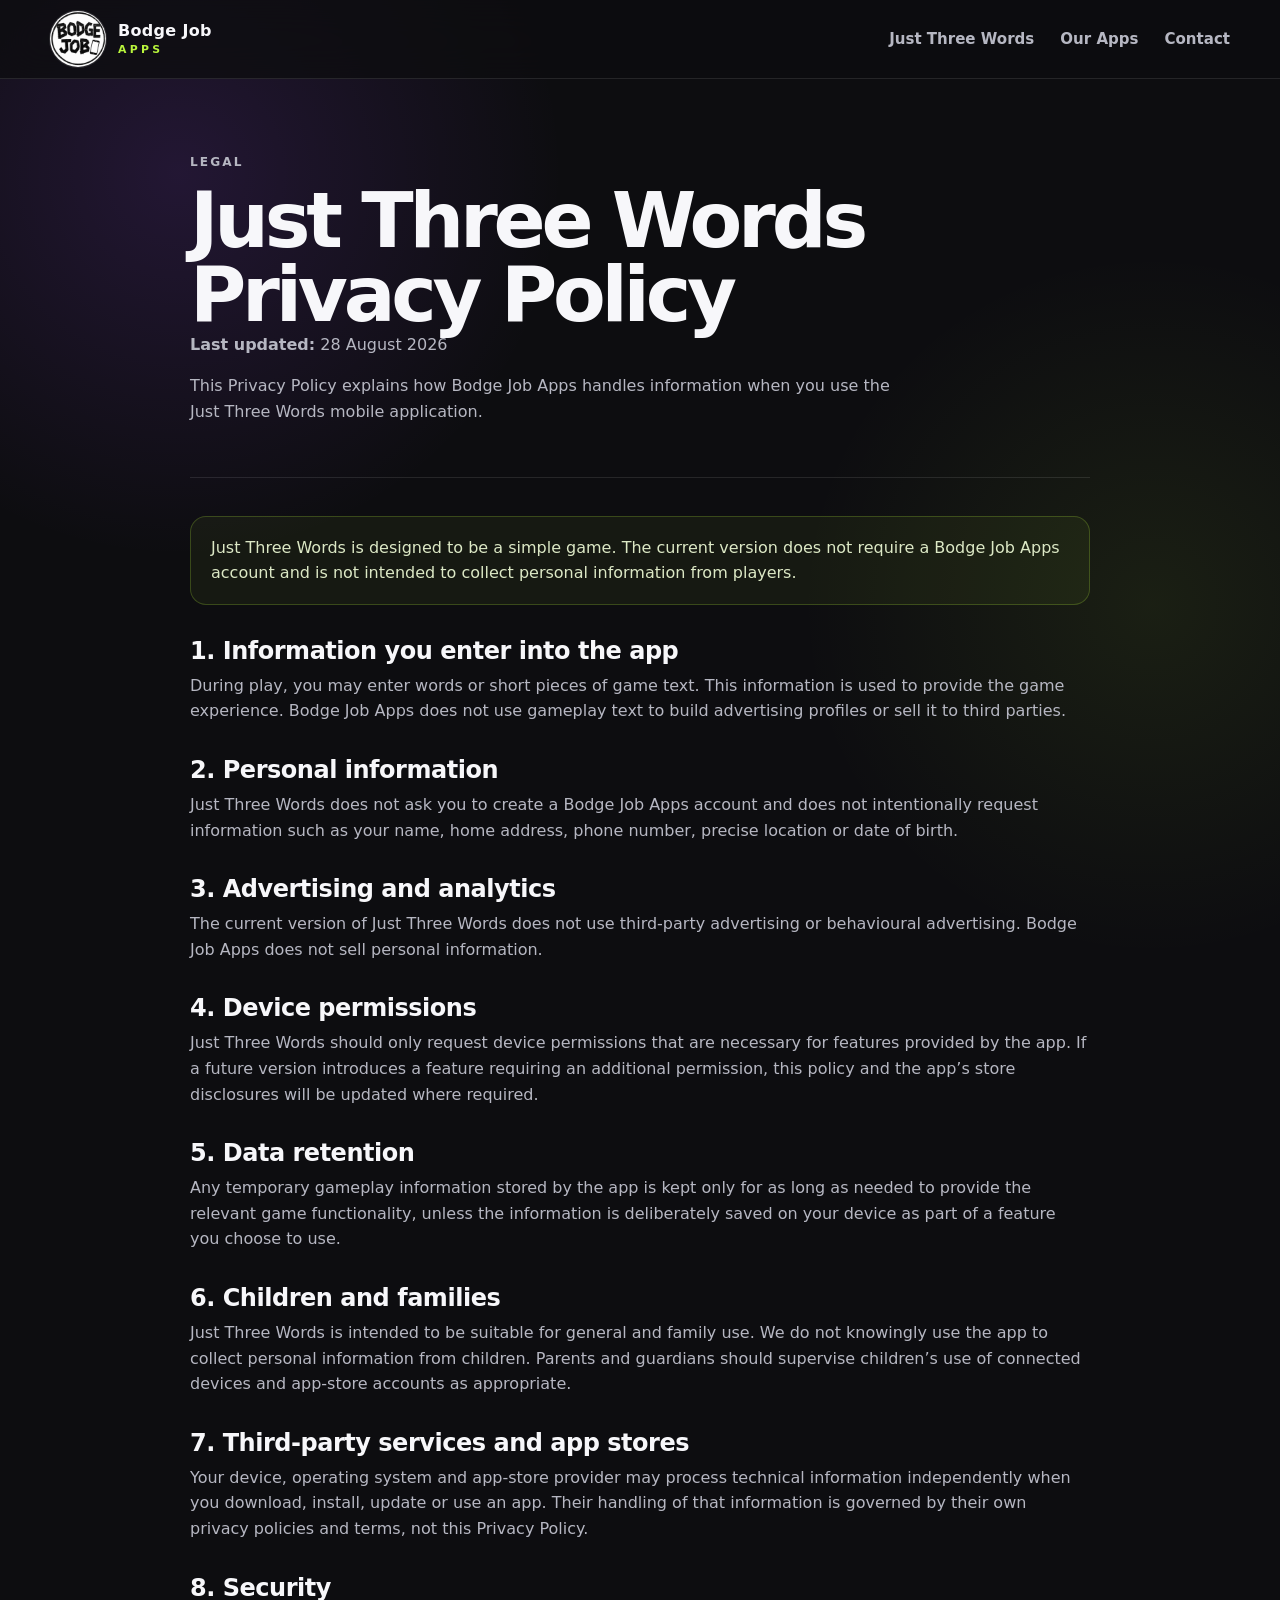
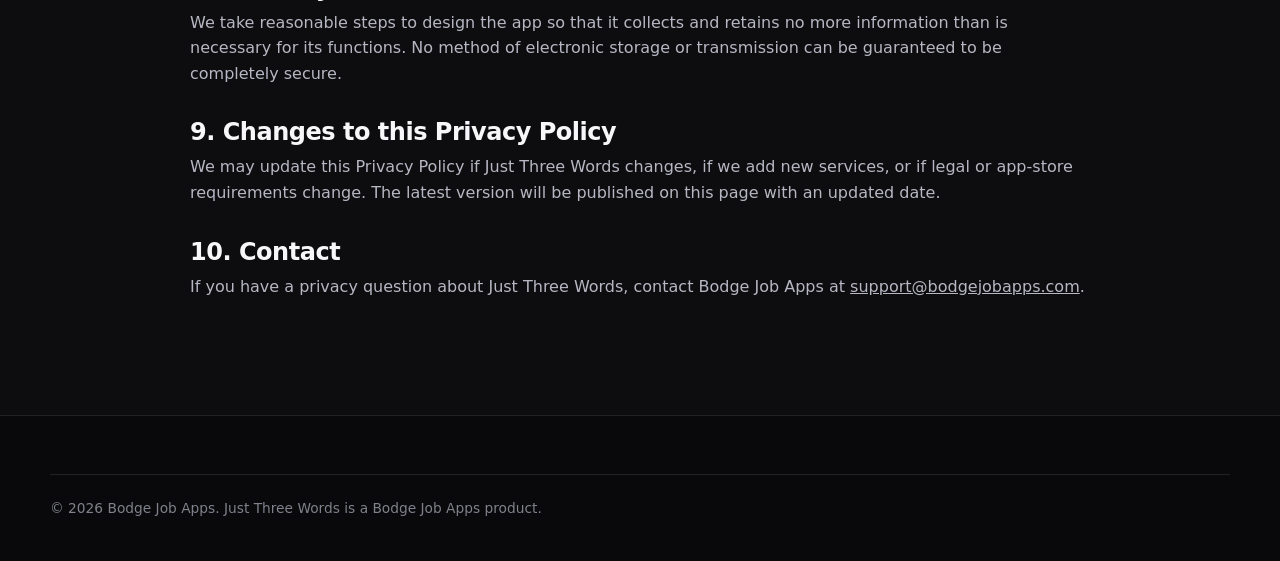
<file: just-three-words/privacy-policy/index.html>
<!DOCTYPE html>
<html lang="en-GB">
<head>
  <meta charset="utf-8">
  <meta name="viewport" content="width=device-width, initial-scale=1">
  <meta name="theme-color" content="#111114">
  <meta name="description" content="Privacy Policy for the Just Three Words mobile app by Bodge Job Apps.">
  <title>Just Three Words Privacy Policy | Bodge Job Apps</title>
  <link rel="icon" type="image/png" href="../../assets/just-three-words-logo.png">
  <link rel="stylesheet" href="../../styles.css">
</head>
<body>
  <header class="site-header">
    <div class="wrap nav">
      <a class="brand" href="../../" aria-label="Bodge Job Apps home">
        <img src="../../assets/bodge-job-logo.png" alt="" width="58" height="58">
        <span><strong>Bodge Job</strong><small>APPS</small></span>
      </a>
      <nav class="main-nav" aria-label="Main navigation">
        <a href="../">Just Three Words</a>
        <a href="../../#apps">Our Apps</a>
        <a href="../../#contact">Contact</a>
      </nav>
    </div>
  </header>

  <main class="legal-page">
    <div class="wrap legal-shell">
      <header class="legal-hero">
        <p class="eyebrow">Legal</p>
        <h1>Just Three Words Privacy Policy</h1>
        <p><strong>Last updated:</strong> 28 August 2026</p>
        <p>
          This Privacy Policy explains how Bodge Job Apps handles information when you use the
          Just Three Words mobile application.
        </p>
      </header>

      <div class="legal-content">
        <div class="legal-note">
          <p>
            Just Three Words is designed to be a simple game. The current version does not require a
            Bodge Job Apps account and is not intended to collect personal information from players.
          </p>
        </div>

        <h2>1. Information you enter into the app</h2>
        <p>
          During play, you may enter words or short pieces of game text. This information is used to
          provide the game experience. Bodge Job Apps does not use gameplay text to build advertising
          profiles or sell it to third parties.
        </p>

        <h2>2. Personal information</h2>
        <p>
          Just Three Words does not ask you to create a Bodge Job Apps account and does not intentionally
          request information such as your name, home address, phone number, precise location or date of birth.
        </p>

        <h2>3. Advertising and analytics</h2>
        <p>
          The current version of Just Three Words does not use third-party advertising or behavioural
          advertising. Bodge Job Apps does not sell personal information.
        </p>

        <h2>4. Device permissions</h2>
        <p>
          Just Three Words should only request device permissions that are necessary for features provided
          by the app. If a future version introduces a feature requiring an additional permission, this
          policy and the app’s store disclosures will be updated where required.
        </p>

        <h2>5. Data retention</h2>
        <p>
          Any temporary gameplay information stored by the app is kept only for as long as needed to provide
          the relevant game functionality, unless the information is deliberately saved on your device as
          part of a feature you choose to use.
        </p>

        <h2>6. Children and families</h2>
        <p>
          Just Three Words is intended to be suitable for general and family use. We do not knowingly use the
          app to collect personal information from children. Parents and guardians should supervise children’s
          use of connected devices and app-store accounts as appropriate.
        </p>

        <h2>7. Third-party services and app stores</h2>
        <p>
          Your device, operating system and app-store provider may process technical information independently
          when you download, install, update or use an app. Their handling of that information is governed by
          their own privacy policies and terms, not this Privacy Policy.
        </p>

        <h2>8. Security</h2>
        <p>
          We take reasonable steps to design the app so that it collects and retains no more information than
          is necessary for its functions. No method of electronic storage or transmission can be guaranteed to
          be completely secure.
        </p>

        <h2>9. Changes to this Privacy Policy</h2>
        <p>
          We may update this Privacy Policy if Just Three Words changes, if we add new services, or if legal or
          app-store requirements change. The latest version will be published on this page with an updated date.
        </p>

        <h2>10. Contact</h2>
        <p>
          If you have a privacy question about Just Three Words, contact Bodge Job Apps at
          <a href="mailto:support@bodgejobapps.com">support@bodgejobapps.com</a>.
        </p>
      </div>
    </div>
  </main>

  <footer class="site-footer">
    <div class="wrap footer-bottom" style="margin-top:0">
      <p class="small">© 2026 Bodge Job Apps. Just Three Words is a Bodge Job Apps product.</p>
    </div>
  </footer>
</body>
</html>
</file>
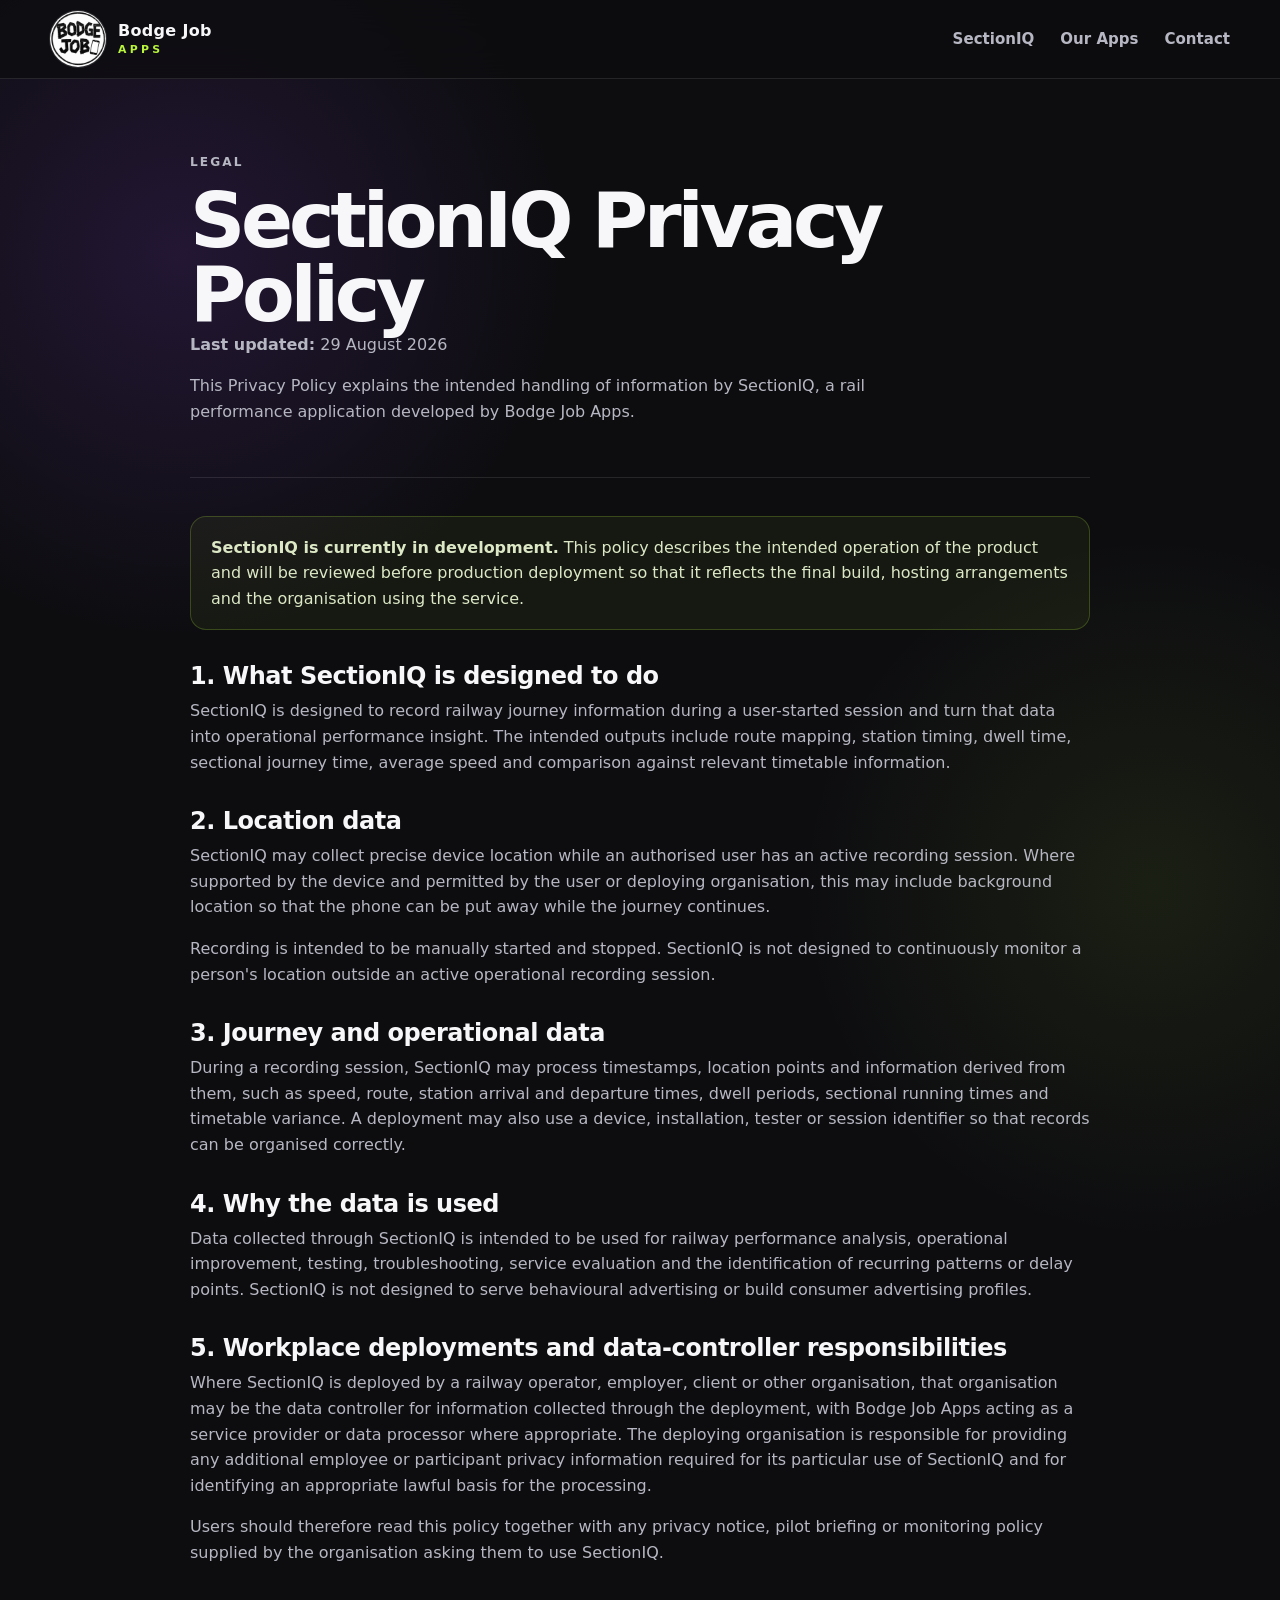
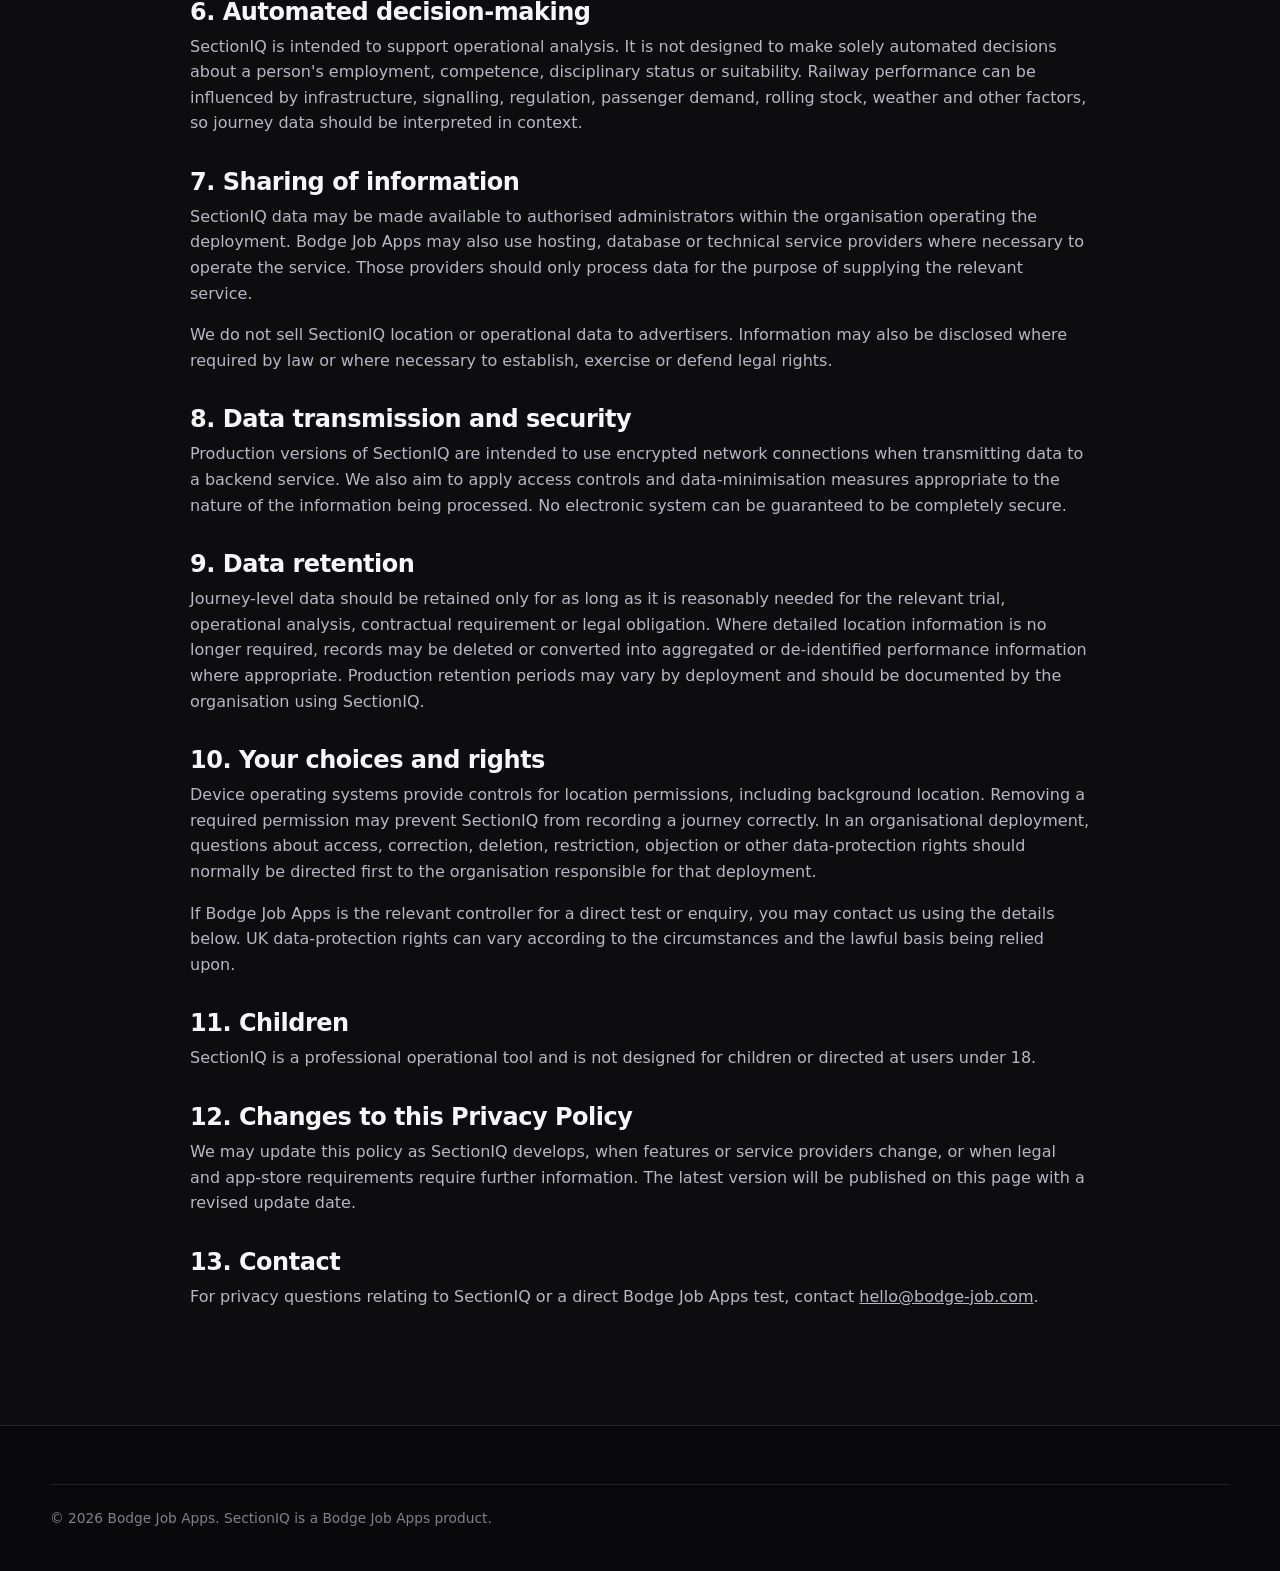
<file: sectioniq/privacy-policy/index.html>
<!DOCTYPE html>
<html lang="en-GB">
<head>
  <meta charset="utf-8">
  <meta name="viewport" content="width=device-width, initial-scale=1">
  <meta name="theme-color" content="#111114">
  <meta name="description" content="Privacy Policy for the SectionIQ rail performance application by Bodge Job Apps.">
  <title>SectionIQ Privacy Policy | Bodge Job Apps</title>
  <link rel="icon" type="image/webp" href="../../assets/sectioniq-logo.webp">
  <link rel="stylesheet" href="../../styles.css">
</head>
<body>
  <header class="site-header">
    <div class="wrap nav">
      <a class="brand" href="../../" aria-label="Bodge Job Apps home">
        <img src="../../assets/bodge-job-logo.png" alt="" width="58" height="58">
        <span><strong>Bodge Job</strong><small>APPS</small></span>
      </a>
      <nav class="main-nav" aria-label="Main navigation">
        <a href="../">SectionIQ</a>
        <a href="../../#apps">Our Apps</a>
        <a href="../../#contact">Contact</a>
      </nav>
    </div>
  </header>

  <main class="legal-page">
    <div class="wrap legal-shell">
      <header class="legal-hero">
        <p class="eyebrow">Legal</p>
        <h1>SectionIQ Privacy Policy</h1>
        <p><strong>Last updated:</strong> 29 August 2026</p>
        <p>
          This Privacy Policy explains the intended handling of information by SectionIQ, a rail performance
          application developed by Bodge Job Apps.
        </p>
      </header>

      <div class="legal-content">
        <div class="legal-note">
          <p>
            <strong>SectionIQ is currently in development.</strong> This policy describes the intended operation of the
            product and will be reviewed before production deployment so that it reflects the final build, hosting
            arrangements and the organisation using the service.
          </p>
        </div>

        <h2>1. What SectionIQ is designed to do</h2>
        <p>
          SectionIQ is designed to record railway journey information during a user-started session and turn that data
          into operational performance insight. The intended outputs include route mapping, station timing, dwell time,
          sectional journey time, average speed and comparison against relevant timetable information.
        </p>

        <h2>2. Location data</h2>
        <p>
          SectionIQ may collect precise device location while an authorised user has an active recording session. Where
          supported by the device and permitted by the user or deploying organisation, this may include background
          location so that the phone can be put away while the journey continues.
        </p>
        <p>
          Recording is intended to be manually started and stopped. SectionIQ is not designed to continuously monitor a
          person's location outside an active operational recording session.
        </p>

        <h2>3. Journey and operational data</h2>
        <p>
          During a recording session, SectionIQ may process timestamps, location points and information derived from
          them, such as speed, route, station arrival and departure times, dwell periods, sectional running times and
          timetable variance. A deployment may also use a device, installation, tester or session identifier so that
          records can be organised correctly.
        </p>

        <h2>4. Why the data is used</h2>
        <p>
          Data collected through SectionIQ is intended to be used for railway performance analysis, operational
          improvement, testing, troubleshooting, service evaluation and the identification of recurring patterns or
          delay points. SectionIQ is not designed to serve behavioural advertising or build consumer advertising profiles.
        </p>

        <h2>5. Workplace deployments and data-controller responsibilities</h2>
        <p>
          Where SectionIQ is deployed by a railway operator, employer, client or other organisation, that organisation
          may be the data controller for information collected through the deployment, with Bodge Job Apps acting as a
          service provider or data processor where appropriate. The deploying organisation is responsible for providing
          any additional employee or participant privacy information required for its particular use of SectionIQ and for
          identifying an appropriate lawful basis for the processing.
        </p>
        <p>
          Users should therefore read this policy together with any privacy notice, pilot briefing or monitoring policy
          supplied by the organisation asking them to use SectionIQ.
        </p>

        <h2>6. Automated decision-making</h2>
        <p>
          SectionIQ is intended to support operational analysis. It is not designed to make solely automated decisions
          about a person's employment, competence, disciplinary status or suitability. Railway performance can be
          influenced by infrastructure, signalling, regulation, passenger demand, rolling stock, weather and other
          factors, so journey data should be interpreted in context.
        </p>

        <h2>7. Sharing of information</h2>
        <p>
          SectionIQ data may be made available to authorised administrators within the organisation operating the
          deployment. Bodge Job Apps may also use hosting, database or technical service providers where necessary to
          operate the service. Those providers should only process data for the purpose of supplying the relevant service.
        </p>
        <p>
          We do not sell SectionIQ location or operational data to advertisers. Information may also be disclosed where
          required by law or where necessary to establish, exercise or defend legal rights.
        </p>

        <h2>8. Data transmission and security</h2>
        <p>
          Production versions of SectionIQ are intended to use encrypted network connections when transmitting data to a
          backend service. We also aim to apply access controls and data-minimisation measures appropriate to the nature
          of the information being processed. No electronic system can be guaranteed to be completely secure.
        </p>

        <h2>9. Data retention</h2>
        <p>
          Journey-level data should be retained only for as long as it is reasonably needed for the relevant trial,
          operational analysis, contractual requirement or legal obligation. Where detailed location information is no
          longer required, records may be deleted or converted into aggregated or de-identified performance information
          where appropriate. Production retention periods may vary by deployment and should be documented by the
          organisation using SectionIQ.
        </p>

        <h2>10. Your choices and rights</h2>
        <p>
          Device operating systems provide controls for location permissions, including background location. Removing a
          required permission may prevent SectionIQ from recording a journey correctly. In an organisational deployment,
          questions about access, correction, deletion, restriction, objection or other data-protection rights should
          normally be directed first to the organisation responsible for that deployment.
        </p>
        <p>
          If Bodge Job Apps is the relevant controller for a direct test or enquiry, you may contact us using the details
          below. UK data-protection rights can vary according to the circumstances and the lawful basis being relied upon.
        </p>

        <h2>11. Children</h2>
        <p>
          SectionIQ is a professional operational tool and is not designed for children or directed at users under 18.
        </p>

        <h2>12. Changes to this Privacy Policy</h2>
        <p>
          We may update this policy as SectionIQ develops, when features or service providers change, or when legal and
          app-store requirements require further information. The latest version will be published on this page with a
          revised update date.
        </p>

        <h2>13. Contact</h2>
        <p>
          For privacy questions relating to SectionIQ or a direct Bodge Job Apps test, contact
          <a href="mailto:hello@bodge-job.com">hello@bodge-job.com</a>.
        </p>
      </div>
    </div>
  </main>

  <footer class="site-footer">
    <div class="wrap footer-bottom" style="margin-top:0">
      <p class="small">© 2026 Bodge Job Apps. SectionIQ is a Bodge Job Apps product.</p>
    </div>
  </footer>
</body>
</html>
</file>
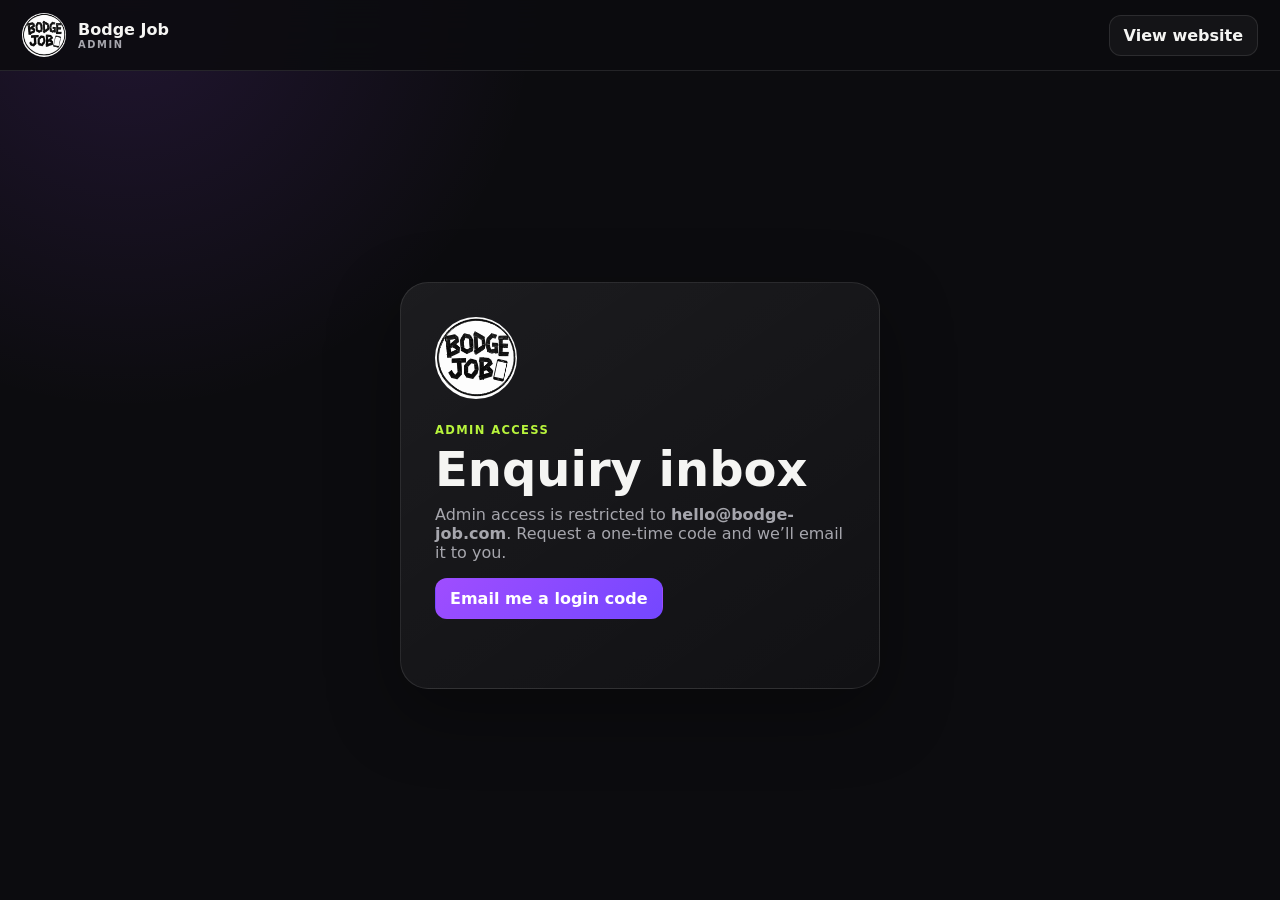
<file: admin.html>
<!DOCTYPE html>
<html lang="en-GB">
<head>
  <meta charset="utf-8">
  <meta name="viewport" content="width=device-width, initial-scale=1">
  <meta name="theme-color" content="#111114">
  <meta name="robots" content="noindex,nofollow">
  <title>Admin | Bodge Job Apps</title>
  <link rel="icon" type="image/png" href="assets/bodge-job-logo.png">
  <style>
    :root{
      --bg:#0c0c0f;--panel:#151519;--panel2:#1c1c22;--ink:#f5f5f3;--muted:#a6a6ad;
      --line:rgba(255,255,255,.10);--purple:#9f4dff;--cyan:#19bfff;--lime:#b8f43c;
      --danger:#ff6b6b;--shadow:0 24px 70px rgba(0,0,0,.34);--radius:22px;
    }
    *{box-sizing:border-box}html{color-scheme:dark}body{margin:0;background:radial-gradient(circle at 10% 0%,rgba(159,77,255,.14),transparent 28%),var(--bg);color:var(--ink);font-family:Inter,ui-sans-serif,system-ui,-apple-system,BlinkMacSystemFont,"Segoe UI",sans-serif;min-height:100vh}
    button,input,textarea{font:inherit}button{cursor:pointer}.hidden{display:none!important}
    .topbar{position:sticky;top:0;z-index:20;border-bottom:1px solid var(--line);background:rgba(12,12,15,.88);backdrop-filter:blur(18px)}
    .topbar-inner{max-width:1440px;margin:auto;padding:13px 22px;display:flex;align-items:center;justify-content:space-between;gap:20px}
    .brand{display:flex;align-items:center;gap:12px;color:var(--ink);text-decoration:none}.brand img{width:44px;height:44px;border-radius:50%}.brand strong{display:block;font-size:1rem}.brand small{display:block;color:var(--muted);letter-spacing:.16em;font-size:.62rem;font-weight:800}
    .top-actions{display:flex;align-items:center;gap:10px}.site-link,.ghost,.primary,.danger{border:1px solid var(--line);border-radius:12px;padding:10px 14px;font-weight:800;text-decoration:none;transition:.18s ease}
    .site-link,.ghost{background:rgba(255,255,255,.04);color:var(--ink)}.primary{border-color:transparent;background:linear-gradient(135deg,var(--purple),#7447ff);color:white}.danger{background:rgba(255,107,107,.07);border-color:rgba(255,107,107,.28);color:#ff9a9a}
    .site-link:hover,.ghost:hover{background:rgba(255,255,255,.08)}.primary:hover{transform:translateY(-1px)}button:disabled{opacity:.5;cursor:not-allowed;transform:none!important}
    .login-shell{min-height:calc(100vh - 71px);display:grid;place-items:center;padding:34px 20px}.login-card{width:min(100%,480px);padding:34px;border:1px solid var(--line);border-radius:28px;background:linear-gradient(145deg,rgba(255,255,255,.065),rgba(255,255,255,.025));box-shadow:var(--shadow)}
    .login-logo{width:82px;height:82px;border-radius:50%;margin-bottom:20px}.eyebrow{margin:0 0 8px;text-transform:uppercase;letter-spacing:.12em;font-size:.72rem;font-weight:900;color:var(--lime)}h1,h2,h3,p{margin-top:0}.login-card h1{font-size:clamp(2rem,7vw,3rem);line-height:1;margin-bottom:12px}.muted{color:var(--muted)}
    .field{display:grid;gap:7px;margin:18px 0}.field label{font-size:.82rem;font-weight:850}.field input,.field textarea{width:100%;border:1px solid var(--line);border-radius:13px;background:#101014;color:var(--ink);padding:13px 14px;outline:none}.field input:focus,.field textarea:focus{border-color:var(--purple);box-shadow:0 0 0 4px rgba(159,77,255,.12)}
    .code-row{display:grid;grid-template-columns:1fr auto;gap:10px}.status{min-height:23px;margin-top:12px;font-size:.88rem;color:var(--muted)}.status.error{color:#ff9a9a}.status.ok{color:var(--lime)}
    .app{max-width:1440px;margin:auto;padding:22px;display:grid;grid-template-columns:380px minmax(0,1fr);gap:20px;min-height:calc(100vh - 71px)}
    .inbox,.detail{border:1px solid var(--line);background:rgba(21,21,25,.92);border-radius:var(--radius);overflow:hidden;box-shadow:0 18px 50px rgba(0,0,0,.18)}
    .inbox-head{padding:20px;border-bottom:1px solid var(--line)}.inbox-title{display:flex;align-items:end;justify-content:space-between;gap:12px}.inbox-title h1{margin:0;font-size:1.55rem}.count{font-size:.82rem;color:var(--muted)}
    .filters{display:flex;gap:7px;margin-top:15px;overflow:auto}.filter{white-space:nowrap;border:1px solid var(--line);background:transparent;color:var(--muted);padding:7px 10px;border-radius:999px;font-weight:800;font-size:.76rem}.filter.active{background:rgba(159,77,255,.15);border-color:rgba(159,77,255,.35);color:#d8b8ff}
    .list{max-height:calc(100vh - 185px);overflow:auto}.empty{padding:38px 24px;text-align:center;color:var(--muted)}
    .row{width:100%;display:block;text-align:left;border:0;border-bottom:1px solid var(--line);background:transparent;color:var(--ink);padding:17px 18px}.row:hover,.row.active{background:rgba(255,255,255,.045)}.row-top{display:flex;justify-content:space-between;gap:12px}.row-name{font-weight:900}.row-time{color:var(--muted);font-size:.73rem;white-space:nowrap}.row-topic{margin:5px 0 4px;font-size:.87rem;font-weight:750;color:#d6d6da}.row-preview{margin:0;color:var(--muted);font-size:.82rem;white-space:nowrap;overflow:hidden;text-overflow:ellipsis}.row.new .row-name::before{content:"";display:inline-block;width:8px;height:8px;border-radius:50%;background:var(--lime);margin-right:8px;box-shadow:0 0 12px rgba(184,244,60,.5)}
    .detail{padding:0}.detail-empty{height:100%;min-height:500px;display:grid;place-items:center;padding:40px;text-align:center;color:var(--muted)}.detail-content{min-height:100%}.detail-head{padding:25px 28px;border-bottom:1px solid var(--line);display:flex;align-items:flex-start;justify-content:space-between;gap:20px}.detail-head h2{margin:3px 0 7px;font-size:clamp(1.55rem,3vw,2.25rem)}.email-link{color:#bda0ff;text-decoration:none}.email-link:hover{text-decoration:underline}.badge{display:inline-flex;padding:6px 9px;border-radius:999px;border:1px solid var(--line);text-transform:uppercase;letter-spacing:.08em;font-size:.65rem;font-weight:900}.badge-new{color:var(--lime);border-color:rgba(184,244,60,.25);background:rgba(184,244,60,.06)}.badge-read{color:#9edcff}.badge-replied{color:#d7bbff}.badge-archived{color:var(--muted)}
    .detail-body{padding:28px;display:grid;gap:25px}.meta-grid{display:grid;grid-template-columns:repeat(3,minmax(0,1fr));gap:12px}.meta{border:1px solid var(--line);background:rgba(255,255,255,.025);border-radius:14px;padding:12px}.meta small{display:block;color:var(--muted);font-size:.7rem;text-transform:uppercase;letter-spacing:.08em;font-weight:850;margin-bottom:3px}.message{white-space:pre-wrap;line-height:1.72;padding:22px;border:1px solid var(--line);border-radius:17px;background:#101014}.thread{display:grid;gap:12px}.thread h3,.reply-box h3{margin:0 0 4px}.reply-item{padding:17px;border:1px solid rgba(159,77,255,.2);border-radius:15px;background:rgba(159,77,255,.055)}.reply-item small{display:block;color:var(--muted);margin-bottom:8px}.reply-item p{margin:0;white-space:pre-wrap;line-height:1.6}.reply-box{padding-top:6px}.reply-box textarea{min-height:160px;resize:vertical}.reply-actions{display:flex;justify-content:space-between;gap:12px;align-items:center;flex-wrap:wrap}.detail-controls{display:flex;gap:8px;flex-wrap:wrap}
    .modal-backdrop{position:fixed;inset:0;z-index:60;background:rgba(0,0,0,.72);display:grid;place-items:center;padding:20px;backdrop-filter:blur(8px)}
    .compose-card{width:min(760px,100%);max-height:92vh;overflow:auto;border:1px solid var(--line);border-radius:24px;background:#151519;box-shadow:var(--shadow)}
    .compose-head{padding:22px 24px;border-bottom:1px solid var(--line);display:flex;justify-content:space-between;gap:18px;align-items:flex-start}.compose-head h2{margin:2px 0 6px;font-size:1.7rem}.compose-body{padding:22px 24px}.compose-body .field{margin:0 0 16px}.compose-body textarea{min-height:220px;resize:vertical}.attach-box{border:1px dashed rgba(159,77,255,.45);border-radius:15px;padding:15px;background:rgba(159,77,255,.04)}.attach-box input{margin-top:8px;max-width:100%}.attachment-list{display:grid;gap:7px;margin-top:10px}.attachment-item{display:flex;justify-content:space-between;gap:12px;color:var(--muted);font-size:.8rem}.compose-actions{display:flex;justify-content:space-between;align-items:center;gap:14px;flex-wrap:wrap;margin-top:20px}.compose-actions-right{display:flex;gap:9px}.compose-note{font-size:.78rem;color:var(--muted);margin:8px 0 0}.icon-btn{border:1px solid var(--line);border-radius:11px;background:transparent;color:var(--ink);padding:8px 11px;font-weight:800}.icon-btn:hover{background:rgba(255,255,255,.06)}
    @media(max-width:900px){.app{grid-template-columns:1fr;padding:12px}.list{max-height:420px}.detail-empty{min-height:250px}.meta-grid{grid-template-columns:1fr}.topbar-inner{padding:10px 13px}.site-link{display:none}}
    @media(max-width:520px){.login-card{padding:26px 20px}.code-row{grid-template-columns:1fr}.detail-head,.detail-body{padding:20px}.brand span{display:none}.top-actions{gap:6px}.ghost,.danger{padding:9px 11px}}
  </style>
</head>
<body>
  <header class="topbar">
    <div class="topbar-inner">
      <a class="brand" href="./"><img src="assets/bodge-job-logo.png" alt=""><span><strong>Bodge Job</strong><small>ADMIN</small></span></a>
      <div class="top-actions">
        <button class="ghost hidden" id="compose-btn" type="button">Compose email</button>
        <a class="site-link" href="./">View website</a>
        <button class="ghost hidden" id="refresh-btn" type="button">Refresh</button>
        <button class="ghost hidden" id="logout-btn" type="button">Log out</button>
      </div>
    </div>
  </header>

  <main>
    <section class="login-shell" id="login-view">
      <div class="login-card">
        <img class="login-logo" src="assets/bodge-job-logo.png" alt="Bodge Job Apps">
        <p class="eyebrow">Admin access</p>
        <h1>Enquiry inbox</h1>
        <p class="muted">Admin access is restricted to <strong>hello@bodge-job.com</strong>. Request a one-time code and we’ll email it to you.</p>
        <div id="request-panel">
          <button class="primary" id="request-code" type="button">Email me a login code</button>
        </div>
        <div id="verify-panel" class="hidden">
          <div class="field"><label for="login-code">6-digit code</label><div class="code-row"><input id="login-code" inputmode="numeric" autocomplete="one-time-code" maxlength="6" placeholder="123456"><button class="primary" id="verify-code" type="button">Log in</button></div></div>
          <button class="ghost" id="resend-code" type="button">Send another code</button>
        </div>
        <div class="status" id="login-status" role="status" aria-live="polite"></div>
      </div>
    </section>

    <section class="app hidden" id="admin-view">
      <aside class="inbox">
        <div class="inbox-head">
          <div class="inbox-title"><h1>Enquiries</h1><span class="count" id="inbox-count">0</span></div>
          <div class="filters" id="filters">
            <button class="filter active" data-filter="active">Inbox</button>
            <button class="filter" data-filter="new">New</button>
            <button class="filter" data-filter="replied">Replied</button>
            <button class="filter" data-filter="archived">Archived</button>
            <button class="filter" data-filter="all">All</button>
          </div>
        </div>
        <div class="list" id="enquiry-list"></div>
      </aside>

      <section class="detail">
        <div class="detail-empty" id="detail-empty"><div><h2>Select an enquiry</h2><p>Choose a message from the inbox to read it and reply.</p></div></div>
        <div class="detail-content hidden" id="detail-content">
          <div class="detail-head">
            <div><span class="badge" id="detail-badge"></span><h2 id="detail-name"></h2><a class="email-link" id="detail-email" href="#"></a></div>
            <div class="detail-controls"><button class="danger" id="archive-btn" type="button">Archive</button></div>
          </div>
          <div class="detail-body">
            <div class="meta-grid">
              <div class="meta"><small>Topic</small><span id="detail-topic"></span></div>
              <div class="meta"><small>Received</small><span id="detail-date"></span></div>
              <div class="meta"><small>Status</small><span id="detail-status"></span></div>
            </div>
            <div><h3>Message</h3><div class="message" id="detail-message"></div></div>
            <div class="thread hidden" id="reply-thread"><h3>Replies sent</h3><div id="reply-list"></div></div>
            <div class="reply-box">
              <h3>Reply</h3>
              <p class="muted">This sends from <strong>hello@bodge-job.com</strong> and saves a copy against this enquiry.</p>
              <div class="field"><textarea id="reply-text" placeholder="Type your reply here..."></textarea></div>
              <div class="reply-actions"><div class="status" id="reply-status" role="status" aria-live="polite"></div><button class="primary" id="send-reply" type="button">Send reply</button></div>
            </div>
          </div>
        </div>
      </section>
    </section>
  </main>
    <div class="modal-backdrop hidden" id="compose-modal" role="dialog" aria-modal="true" aria-labelledby="compose-title">
      <section class="compose-card">
        <div class="compose-head">
          <div><p class="eyebrow">New message</p><h2 id="compose-title">Compose email</h2><p class="muted">Send from <strong>hello@bodge-job.com</strong></p></div>
          <button class="icon-btn" id="compose-close" type="button" aria-label="Close compose window">Close</button>
        </div>
        <form class="compose-body" id="compose-form">
          <div class="field"><label for="compose-to">To</label><input id="compose-to" name="to" type="text" autocomplete="off" placeholder="name@example.com" required><p class="compose-note">Separate multiple addresses with commas, semicolons or new lines.</p></div>
          <div class="field"><label for="compose-subject">Subject</label><input id="compose-subject" name="subject" type="text" maxlength="200" required></div>
          <div class="field"><label for="compose-body">Message</label><textarea id="compose-body" name="body" maxlength="50000" required placeholder="Write your email..."></textarea></div>
          <div class="attach-box">
            <strong>Attachments</strong>
            <p class="compose-note">Up to 10 files, 20 MB total.</p>
            <input id="compose-files" type="file" multiple>
            <div class="attachment-list" id="attachment-list"></div>
          </div>
          <div class="compose-actions">
            <div class="status" id="compose-status" role="status" aria-live="polite"></div>
            <div class="compose-actions-right"><button class="ghost" id="compose-cancel" type="button">Cancel</button><button class="primary" id="compose-send" type="submit">Send email</button></div>
          </div>
        </form>
      </section>
    </div>

  <script>
    const API = 'https://aovgfefhybcptxdauyqy.supabase.co/functions/v1/admin-enquiries';
    const TOKEN_KEY = 'bodge_job_admin_session';
    let token = localStorage.getItem(TOKEN_KEY) || '';
    let enquiries = [];
    let replies = [];
    let selectedId = null;
    let currentFilter = 'active';

    const $ = id => document.getElementById(id);
    const loginView = $('login-view');
    const adminView = $('admin-view');
    const loginStatus = $('login-status');

    function setStatus(el, text, type='') { el.textContent = text; el.className = 'status' + (type ? ' ' + type : ''); }
    function fmtDate(value) { return new Intl.DateTimeFormat('en-GB',{dateStyle:'medium',timeStyle:'short'}).format(new Date(value)); }
    function relative(value) {
      const ms = Date.now() - new Date(value).getTime(); const mins=Math.floor(ms/60000);
      if(mins<1)return 'just now'; if(mins<60)return mins+'m'; const hrs=Math.floor(mins/60); if(hrs<24)return hrs+'h'; const days=Math.floor(hrs/24); return days+'d';
    }

    async function api(action, options={}) {
      const headers = {'Content-Type':'application/json', ...(options.headers||{})};
      if (token) headers.Authorization = 'Bearer ' + token;
      const res = await fetch(API + '?action=' + encodeURIComponent(action), {...options, headers});
      const data = await res.json().catch(()=>({}));
      if (res.status === 401 && action !== 'verify-code') { clearSession(); throw new Error('Your admin session has expired. Please log in again.'); }
      if (!res.ok) throw new Error(data.error || 'Something went wrong.');
      return data;
    }

    function clearSession(){ token=''; localStorage.removeItem(TOKEN_KEY); loginView.classList.remove('hidden'); adminView.classList.add('hidden'); $('compose-btn').classList.add('hidden'); $('refresh-btn').classList.add('hidden'); $('logout-btn').classList.add('hidden'); closeCompose(); }
    function showAdmin(){ loginView.classList.add('hidden'); adminView.classList.remove('hidden'); $('compose-btn').classList.remove('hidden'); $('refresh-btn').classList.remove('hidden'); $('logout-btn').classList.remove('hidden'); }

    async function requestCode(){
      const btn=$('request-code'); btn.disabled=true; $('resend-code').disabled=true; setStatus(loginStatus,'Sending code…');
      try { await api('request-code',{method:'POST',body:'{}'}); $('request-panel').classList.add('hidden'); $('verify-panel').classList.remove('hidden'); setStatus(loginStatus,'Code sent to hello@bodge-job.com. It expires in 10 minutes.','ok'); $('login-code').focus(); }
      catch(e){ setStatus(loginStatus,e.message,'error'); }
      finally{ btn.disabled=false; $('resend-code').disabled=false; }
    }

    async function verifyCode(){
      const code=$('login-code').value.trim(); const btn=$('verify-code'); btn.disabled=true; setStatus(loginStatus,'Checking code…');
      try { const data=await api('verify-code',{method:'POST',body:JSON.stringify({code})}); token=data.token; localStorage.setItem(TOKEN_KEY,token); setStatus(loginStatus,''); showAdmin(); await loadInbox(); }
      catch(e){ setStatus(loginStatus,e.message,'error'); }
      finally{ btn.disabled=false; }
    }

    async function loadInbox(){
      $('refresh-btn').disabled=true;
      try { const data=await api('list'); enquiries=data.enquiries||[]; replies=data.replies||[]; renderList(); if(selectedId){ const still=enquiries.find(x=>x.id===selectedId); if(still) renderDetail(still); else closeDetail(); } }
      catch(e){ alert(e.message); }
      finally{ $('refresh-btn').disabled=false; }
    }

    function filtered(){
      if(currentFilter==='active') return enquiries.filter(e=>e.status!=='archived');
      if(currentFilter==='all') return enquiries;
      return enquiries.filter(e=>e.status===currentFilter);
    }

    function renderList(){
      const list=$('enquiry-list'); list.replaceChildren(); const items=filtered(); $('inbox-count').textContent=items.length+' message'+(items.length===1?'':'s');
      if(!items.length){ const empty=document.createElement('div'); empty.className='empty'; empty.textContent='Nothing here yet.'; list.append(empty); return; }
      items.forEach(e=>{
        const b=document.createElement('button'); b.type='button'; b.className='row '+e.status+(e.id===selectedId?' active':'');
        const top=document.createElement('div'); top.className='row-top'; const name=document.createElement('span'); name.className='row-name'; name.textContent=e.name; const time=document.createElement('span'); time.className='row-time'; time.textContent=relative(e.created_at); top.append(name,time);
        const topic=document.createElement('div'); topic.className='row-topic'; topic.textContent=e.topic; const preview=document.createElement('p'); preview.className='row-preview'; preview.textContent=e.message.replace(/\s+/g,' ');
        b.append(top,topic,preview); b.addEventListener('click',()=>selectEnquiry(e.id)); list.append(b);
      });
    }

    async function selectEnquiry(id){
      selectedId=id; const e=enquiries.find(x=>x.id===id); if(!e)return; renderList(); renderDetail(e);
      if(e.status==='new') { try{ await api('read',{method:'POST',body:JSON.stringify({id})}); e.status='read'; e.read_at=new Date().toISOString(); renderList(); renderDetail(e); }catch(err){ console.warn(err); } }
    }

    function badgeClass(status){ return 'badge badge-'+status; }
    function renderDetail(e){
      $('detail-empty').classList.add('hidden'); $('detail-content').classList.remove('hidden');
      const badge=$('detail-badge'); badge.className=badgeClass(e.status); badge.textContent=e.status;
      $('detail-name').textContent=e.name; $('detail-email').textContent=e.email; $('detail-email').href='mailto:'+e.email; $('detail-topic').textContent=e.topic; $('detail-date').textContent=fmtDate(e.created_at); $('detail-status').textContent=e.status; $('detail-message').textContent=e.message;
      const ownReplies=replies.filter(r=>r.enquiry_id===e.id); const thread=$('reply-thread'); const list=$('reply-list'); list.replaceChildren();
      if(ownReplies.length){ thread.classList.remove('hidden'); ownReplies.forEach(r=>{ const item=document.createElement('div'); item.className='reply-item'; const small=document.createElement('small'); small.textContent='Sent '+fmtDate(r.created_at)+' to '+r.sent_to; const p=document.createElement('p'); p.textContent=r.body; item.append(small,p); list.append(item); }); } else thread.classList.add('hidden');
      $('archive-btn').textContent=e.status==='archived'?'Archived':'Archive'; $('archive-btn').disabled=e.status==='archived'; setStatus($('reply-status'),'');
    }

    function closeDetail(){ selectedId=null; $('detail-empty').classList.remove('hidden'); $('detail-content').classList.add('hidden'); }

    async function sendReply(){
      const text=$('reply-text').value.trim(); if(!selectedId||!text)return; const btn=$('send-reply'); btn.disabled=true; setStatus($('reply-status'),'Sending…');
      try{ await api('reply',{method:'POST',body:JSON.stringify({id:selectedId,reply:text})}); $('reply-text').value=''; setStatus($('reply-status'),'Reply sent.','ok'); await loadInbox(); }
      catch(e){ setStatus($('reply-status'),e.message,'error'); }
      finally{ btn.disabled=false; }
    }

    async function archiveSelected(){ if(!selectedId)return; if(!confirm('Archive this enquiry?'))return; try{ await api('archive',{method:'POST',body:JSON.stringify({id:selectedId})}); await loadInbox(); }catch(e){ alert(e.message); } }
    async function logout(){ try{ await api('logout',{method:'POST',body:'{}'}); }catch{} clearSession(); }

    function openCompose(){
      $('compose-modal').classList.remove('hidden'); document.body.style.overflow='hidden'; setStatus($('compose-status'),''); setTimeout(()=>$('compose-to').focus(),0);
    }
    function closeCompose(){
      const modal=$('compose-modal'); if(modal) modal.classList.add('hidden'); document.body.style.overflow='';
    }
    function fmtBytes(bytes){
      if(bytes<1024)return bytes+' B'; if(bytes<1024*1024)return (bytes/1024).toFixed(1)+' KB'; return (bytes/(1024*1024)).toFixed(1)+' MB';
    }
    function renderAttachments(){
      const files=[...$('compose-files').files]; const list=$('attachment-list'); list.replaceChildren();
      if(!files.length)return;
      files.forEach(file=>{ const row=document.createElement('div'); row.className='attachment-item'; const name=document.createElement('span'); name.textContent=file.name; const size=document.createElement('span'); size.textContent=fmtBytes(file.size); row.append(name,size); list.append(row); });
      const total=files.reduce((n,f)=>n+f.size,0); const totalRow=document.createElement('div'); totalRow.className='attachment-item'; const a=document.createElement('strong'); a.textContent=files.length+' file'+(files.length===1?'':'s'); const b=document.createElement('strong'); b.textContent=fmtBytes(total)+' total'; totalRow.append(a,b); list.append(totalRow);
      setStatus($('compose-status'), total>20*1024*1024?'Attachments exceed the 20 MB limit.':'', total>20*1024*1024?'error':'');
    }
    async function sendCompose(event){
      event.preventDefault(); const btn=$('compose-send'); const files=[...$('compose-files').files]; const total=files.reduce((n,f)=>n+f.size,0);
      if(files.length>10){setStatus($('compose-status'),'You can attach up to 10 files.','error');return;}
      if(total>20*1024*1024){setStatus($('compose-status'),'Attachments must be 20 MB or less in total.','error');return;}
      const form=new FormData(); form.append('to',$('compose-to').value.trim()); form.append('subject',$('compose-subject').value.trim()); form.append('body',$('compose-body').value.trim()); form.append('request_id',crypto.randomUUID()); files.forEach(file=>form.append('attachments',file,file.name));
      btn.disabled=true; setStatus($('compose-status'),'Sending…');
      try{
        const res=await fetch(API+'?action=compose',{method:'POST',headers:{Authorization:'Bearer '+token},body:form}); const data=await res.json().catch(()=>({}));
        if(res.status===401){clearSession();throw new Error('Your admin session has expired. Please log in again.');}
        if(!res.ok)throw new Error(data.error||'Email could not be sent.');
        setStatus($('compose-status'),'Email accepted for delivery.','ok'); $('compose-form').reset(); renderAttachments();
        setTimeout(closeCompose,900);
      }catch(e){setStatus($('compose-status'),e.message,'error');}
      finally{btn.disabled=false;}
    }

    $('request-code').addEventListener('click',requestCode); $('resend-code').addEventListener('click',requestCode); $('verify-code').addEventListener('click',verifyCode); $('login-code').addEventListener('keydown',e=>{if(e.key==='Enter')verifyCode();}); $('refresh-btn').addEventListener('click',loadInbox); $('logout-btn').addEventListener('click',logout); $('send-reply').addEventListener('click',sendReply); $('archive-btn').addEventListener('click',archiveSelected);
    $('compose-btn').addEventListener('click',openCompose); $('compose-close').addEventListener('click',closeCompose); $('compose-cancel').addEventListener('click',closeCompose); $('compose-files').addEventListener('change',renderAttachments); $('compose-form').addEventListener('submit',sendCompose); $('compose-modal').addEventListener('click',e=>{if(e.target===$('compose-modal'))closeCompose();}); document.addEventListener('keydown',e=>{if(e.key==='Escape'&&!$('compose-modal').classList.contains('hidden'))closeCompose();});
    $('filters').addEventListener('click',e=>{ const b=e.target.closest('[data-filter]'); if(!b)return; currentFilter=b.dataset.filter; document.querySelectorAll('.filter').forEach(x=>x.classList.toggle('active',x===b)); renderList(); });

    if(token){ showAdmin(); loadInbox().catch(()=>clearSession()); }
  </script>
</body>
</html>
</file>
<file: styles.css>
:root {
  --bg: #0d0d10;
  --bg-2: #141419;
  --panel: #18181f;
  --panel-soft: #1f2027;
  --text: #f7f7fa;
  --muted: #b6b7c2;
  --line: rgba(255,255,255,.10);
  --purple: #9f4dff;
  --purple-2: #6b32ff;
  --lime: #b8f43c;
  --cyan: #19bfff;
  --shadow: 0 24px 80px rgba(0,0,0,.32);
  --radius: 26px;
  --wrap: 1180px;
}

* { box-sizing: border-box; }
html { scroll-behavior: smooth; }
body {
  margin: 0;
  font-family: Inter, ui-sans-serif, system-ui, -apple-system, BlinkMacSystemFont, "Segoe UI", sans-serif;
  color: var(--text);
  background:
    radial-gradient(circle at 14% 8%, rgba(159,77,255,.15), transparent 24rem),
    radial-gradient(circle at 90% 28%, rgba(184,244,60,.08), transparent 22rem),
    var(--bg);
  line-height: 1.6;
}

img { display: block; max-width: 100%; }
a { color: inherit; }
button, a { -webkit-tap-highlight-color: transparent; }

.wrap { width: min(calc(100% - 40px), var(--wrap)); margin-inline: auto; }
.skip-link { position: absolute; left: -9999px; top: 10px; }
.skip-link:focus { left: 10px; z-index: 999; background: #fff; color:#000; padding: 10px 14px; border-radius: 8px; }

.site-header {
  position: sticky;
  top: 0;
  z-index: 50;
  backdrop-filter: blur(18px);
  background: rgba(13,13,16,.78);
  border-bottom: 1px solid var(--line);
}

.nav { min-height: 78px; display:flex; align-items:center; justify-content:space-between; gap:24px; }
.brand { display:flex; align-items:center; gap:12px; text-decoration:none; }
.brand img { width:56px; height:56px; border-radius:50%; object-fit:cover; box-shadow:0 0 0 1px rgba(255,255,255,.12); }
.brand span { display:flex; flex-direction:column; line-height:1; }
.brand strong { font-size:1rem; letter-spacing:.02em; }
.brand small { margin-top:6px; font-size:.68rem; font-weight:900; letter-spacing:.30em; color:var(--lime); }

.main-nav { display:flex; align-items:center; gap:26px; }
.main-nav a { color:var(--muted); text-decoration:none; font-weight:750; font-size:.94rem; }
.main-nav a:hover { color:#fff; }

.hero { padding: 34px 0 74px; }
.hero-art {
  position:relative;
  overflow:hidden;
  border-radius:32px;
  border:1px solid rgba(255,255,255,.12);
  box-shadow: var(--shadow), 0 0 80px rgba(159,77,255,.10);
  background:#111;
}
.hero-art::after {
  content:"";
  position:absolute;
  inset:auto 0 0;
  height:28%;
  background:linear-gradient(transparent, rgba(13,13,16,.38));
  pointer-events:none;
}
.hero-art img { width:100%; height:auto; }

.hero-copy { display:grid; grid-template-columns:1.25fr .75fr; gap:70px; align-items:end; margin-top:44px; }
.eyebrow { margin:0 0 12px; color:var(--lime); text-transform:uppercase; letter-spacing:.17em; font-weight:900; font-size:.76rem; }
h1,h2,h3,blockquote,p { margin-top:0; }
h1 { margin-bottom:0; font-size:clamp(2.75rem, 6vw, 5.5rem); line-height:.96; letter-spacing:-.055em; }
h1 span { color:var(--purple); }
h2 { margin-bottom:22px; font-size:clamp(2.15rem, 4vw, 4rem); line-height:1; letter-spacing:-.045em; }
h3 { font-size:clamp(2rem, 3vw, 3.25rem); line-height:1; letter-spacing:-.04em; margin-bottom:8px; }
.hero-side { font-size:1.07rem; color:var(--muted); }
.hero-side p { margin-bottom:24px; }
.hero-actions, .app-links { display:flex; align-items:center; flex-wrap:wrap; gap:18px; }

.button {
  display:inline-flex;
  justify-content:center;
  align-items:center;
  min-height:50px;
  padding:0 20px;
  border-radius:14px;
  text-decoration:none;
  font-weight:900;
  color:#111;
  background:var(--lime);
  box-shadow:0 10px 30px rgba(184,244,60,.16);
  transition:transform .18s ease, box-shadow .18s ease;
}
.button:hover { transform:translateY(-2px); box-shadow:0 14px 34px rgba(184,244,60,.22); }
.button-secondary { color:#fff; background:linear-gradient(135deg, var(--purple), var(--purple-2)); box-shadow:0 10px 30px rgba(159,77,255,.18); }
.text-link { text-underline-offset:5px; font-weight:800; color:#fff; }

.mini-strip { display:grid; grid-template-columns:repeat(4,1fr); gap:1px; margin-top:46px; border:1px solid var(--line); border-radius:18px; overflow:hidden; background:var(--line); }
.mini-strip span { padding:16px 18px; background:rgba(255,255,255,.035); font-size:.88rem; font-weight:800; text-align:center; color:#dfe0e8; }
.asterisk { margin:8px 0 0; color:#777984; font-size:.78rem; text-align:right; }

section { scroll-margin-top:95px; }
.apps-section, .about-section, .coming-soon-section, .contact-section { padding:96px 0; }
.apps-section { border-top:1px solid var(--line); }
.section-heading { margin-bottom:42px; }
.split-heading { display:grid; grid-template-columns:1fr .72fr; gap:60px; align-items:end; }
.section-intro { color:var(--muted); font-size:1.08rem; margin-bottom:8px; }

.app-grid { display:grid; grid-template-columns:1fr 1fr; gap:26px; }
.app-card {
  position:relative;
  overflow:hidden;
  min-height:100%;
  border:1px solid var(--line);
  border-radius:30px;
  background:linear-gradient(180deg, rgba(255,255,255,.055), rgba(255,255,255,.025));
  box-shadow:0 18px 60px rgba(0,0,0,.18);
}
.app-card::before {
  content:"";
  position:absolute;
  inset:0 0 auto;
  height:5px;
  background:linear-gradient(90deg,var(--purple),var(--lime));
}
.app-card-threewords::before { background:linear-gradient(90deg,var(--cyan),var(--purple)); }
.app-visual { position:relative; min-height:290px; display:grid; place-items:center; padding:38px 32px 20px; }
.app-visual::after { content:""; position:absolute; inset:20% 18%; filter:blur(40px); opacity:.28; border-radius:50%; background:var(--purple); z-index:0; }
.app-card-threewords .app-visual::after { background:var(--cyan); }
.app-visual img { position:relative; z-index:1; width:220px; height:220px; object-fit:contain; border-radius:30%; }
.app-badge { position:absolute; top:26px; right:26px; z-index:2; border:1px solid rgba(184,244,60,.35); color:var(--lime); background:rgba(184,244,60,.08); padding:7px 11px; border-radius:999px; font-size:.72rem; font-weight:900; text-transform:uppercase; letter-spacing:.09em; }
.app-card-copy { padding:8px 34px 36px; }
.app-type { margin-bottom:8px; color:var(--muted); text-transform:uppercase; letter-spacing:.12em; font-size:.73rem; font-weight:900; }
.app-tagline { color:#fff; font-size:1.14rem; font-weight:900; }
.app-card-copy > p:not(.app-type):not(.app-tagline) { color:var(--muted); }
.app-links { margin-top:26px; }

.about-section { background:linear-gradient(180deg, rgba(255,255,255,.02), rgba(255,255,255,0)); border-top:1px solid var(--line); }
.about-grid { display:grid; grid-template-columns:1fr .92fr; gap:70px; align-items:start; }
.about-copy .lead { color:#fff; font-size:1.26rem; line-height:1.5; }
.about-copy p:not(.eyebrow):not(.lead) { color:var(--muted); }
.method-card { border:1px solid var(--line); border-radius:28px; background:var(--panel); padding:28px; box-shadow:var(--shadow); }
.method-title { display:flex; align-items:center; gap:10px; padding-bottom:18px; margin-bottom:4px; border-bottom:1px solid var(--line); }
.method-title p { margin:0; text-transform:uppercase; letter-spacing:.12em; font-size:.75rem; font-weight:900; color:#ddd; }
.dot { width:10px; height:10px; border-radius:50%; background:var(--lime); box-shadow:0 0 18px rgba(184,244,60,.55); }
.bodge-list { list-style:none; padding:0; margin:0; }
.bodge-list li { display:grid; grid-template-columns:54px 1fr; gap:12px; align-items:start; padding:18px 0; border-bottom:1px solid var(--line); }
.bodge-list li:last-child { border-bottom:0; }
.bodge-list b { color:var(--purple); font-size:.8rem; letter-spacing:.08em; }
.bodge-list span { display:flex; flex-direction:column; gap:3px; }
.bodge-list strong { font-size:1rem; }
.bodge-list small { color:var(--muted); font-size:.9rem; }

.philosophy-section { padding:80px 0; background:linear-gradient(120deg, #6f2eff 0%, #9e42ff 48%, #b8f43c 160%); }
.philosophy-inner { display:grid; grid-template-columns:150px 1fr; gap:24px; align-items:center; }
.quote-mark { font-family:Georgia,serif; font-size:12rem; line-height:.5; color:rgba(255,255,255,.22); }
.philosophy-section .eyebrow { color:#d9ff8b; }
.philosophy-section blockquote { max-width:900px; margin-bottom:18px; font-size:clamp(2.2rem, 5vw, 4.6rem); font-weight:950; line-height:1; letter-spacing:-.045em; }
.philosophy-section p:last-child { max-width:760px; margin-bottom:0; font-size:1.06rem; color:rgba(255,255,255,.86); }

.coming-soon { display:grid; grid-template-columns:1fr 220px; gap:50px; align-items:center; }
.coming-soon p:not(.eyebrow) { max-width:720px; color:var(--muted); }
.coming-soon-mark { width:190px; height:190px; display:grid; place-items:center; justify-self:end; border-radius:44px; transform:rotate(6deg); border:1px solid rgba(255,255,255,.14); background:linear-gradient(145deg,var(--panel-soft),#121216); box-shadow:var(--shadow); }
.coming-soon-mark span { color:var(--lime); font-size:7rem; font-weight:950; line-height:1; transform:rotate(-6deg); }

.contact-section { border-top:1px solid var(--line); background:radial-gradient(circle at 20% 20%, rgba(159,77,255,.16), transparent 28rem); }
.contact-inner { display:grid; grid-template-columns:130px 1fr; align-items:center; gap:34px; max-width:850px; }
.contact-inner img { border-radius:50%; }
.contact-inner p:not(.eyebrow) { color:var(--muted); max-width:620px; }

.site-footer { padding:58px 0 28px; border-top:1px solid var(--line); background:#09090b; }
.footer-inner { display:grid; grid-template-columns:1fr 1fr; gap:60px; }
.footer-brand .small { max-width:440px; margin-top:20px; color:var(--muted); }
.footer-links { display:grid; grid-template-columns:1fr 1.25fr; gap:40px; }
.footer-links > div { display:flex; flex-direction:column; gap:10px; }
.footer-links strong { color:#fff; margin-bottom:4px; }
.footer-links a { color:var(--muted); text-decoration:none; }
.footer-links a:hover { color:#fff; }
.footer-bottom { margin-top:42px; padding-top:22px; border-top:1px solid var(--line); }
.small { font-size:.86rem; color:#7f818c; }

.legal-page, .app-page { min-height:70vh; padding:74px 0 100px; }
.legal-shell, .app-page-shell { max-width:900px; }
.legal-hero { padding-bottom:36px; border-bottom:1px solid var(--line); margin-bottom:38px; }
.legal-hero h1 { font-size:clamp(2.5rem, 6vw, 4.8rem); }
.legal-hero p { color:var(--muted); max-width:720px; }
.legal-content h2 { font-size:1.5rem; letter-spacing:-.02em; margin-top:34px; margin-bottom:10px; }
.legal-content p, .legal-content li { color:var(--muted); }
.legal-content ul { padding-left:1.2rem; }
.legal-note { margin:28px 0; padding:18px 20px; border:1px solid rgba(184,244,60,.22); border-radius:16px; background:rgba(184,244,60,.05); }
.legal-note p { margin:0; color:#dce8c5; }

.app-page-hero { display:grid; grid-template-columns:240px 1fr; gap:46px; align-items:center; }
.app-page-hero img { width:240px; border-radius:30%; }
.app-page-hero p { color:var(--muted); }
.app-page-copy { margin-top:56px; display:grid; grid-template-columns:1fr 1fr; gap:26px; }
.info-card { border:1px solid var(--line); border-radius:22px; padding:26px; background:var(--panel); }
.info-card h2 { font-size:1.55rem; margin-bottom:12px; }
.info-card p { color:var(--muted); margin-bottom:0; }

@media (max-width: 900px) {
  .hero-copy, .split-heading, .about-grid, .footer-inner { grid-template-columns:1fr; gap:32px; }
  .app-grid { grid-template-columns:1fr; }
  .mini-strip { grid-template-columns:1fr 1fr; }
  .philosophy-inner { grid-template-columns:75px 1fr; }
  .quote-mark { font-size:8rem; }
}

@media (max-width: 680px) {
  .wrap { width:min(calc(100% - 28px), var(--wrap)); }
  .site-header { position:relative; }
  .nav { min-height:72px; }
  .brand img { width:48px; height:48px; }
  .main-nav { gap:14px; }
  .main-nav a { font-size:.82rem; }
  .hero { padding-top:18px; }
  .hero-art { border-radius:18px; }
  .hero-copy { margin-top:30px; gap:24px; }
  h1 { font-size:clamp(2.6rem, 13vw, 4.4rem); }
  .mini-strip { grid-template-columns:1fr; border-radius:14px; }
  .asterisk { text-align:left; }
  .apps-section, .about-section, .coming-soon-section, .contact-section { padding:72px 0; }
  .app-visual { min-height:245px; }
  .app-visual img { width:180px; height:180px; }
  .app-card-copy { padding:4px 24px 28px; }
  .philosophy-section { padding:64px 0; }
  .philosophy-inner { grid-template-columns:1fr; }
  .quote-mark { display:none; }
  .coming-soon { grid-template-columns:1fr; }
  .coming-soon-mark { width:140px; height:140px; justify-self:start; }
  .coming-soon-mark span { font-size:5rem; }
  .contact-inner { grid-template-columns:80px 1fr; align-items:start; gap:20px; }
  .footer-links { grid-template-columns:1fr; }
  .app-page-hero, .app-page-copy { grid-template-columns:1fr; }
  .app-page-hero img { width:180px; }
}

@media (max-width: 500px) {
  .brand span { display:none; }
  .main-nav { width:100%; justify-content:flex-end; }
  .main-nav a { font-size:.78rem; }
  .hero-actions, .app-links { align-items:stretch; flex-direction:column; }
  .button { width:100%; }
  .text-link { text-align:center; }
  .contact-inner { grid-template-columns:1fr; }
  .contact-inner img { width:88px; }
}
</file>
